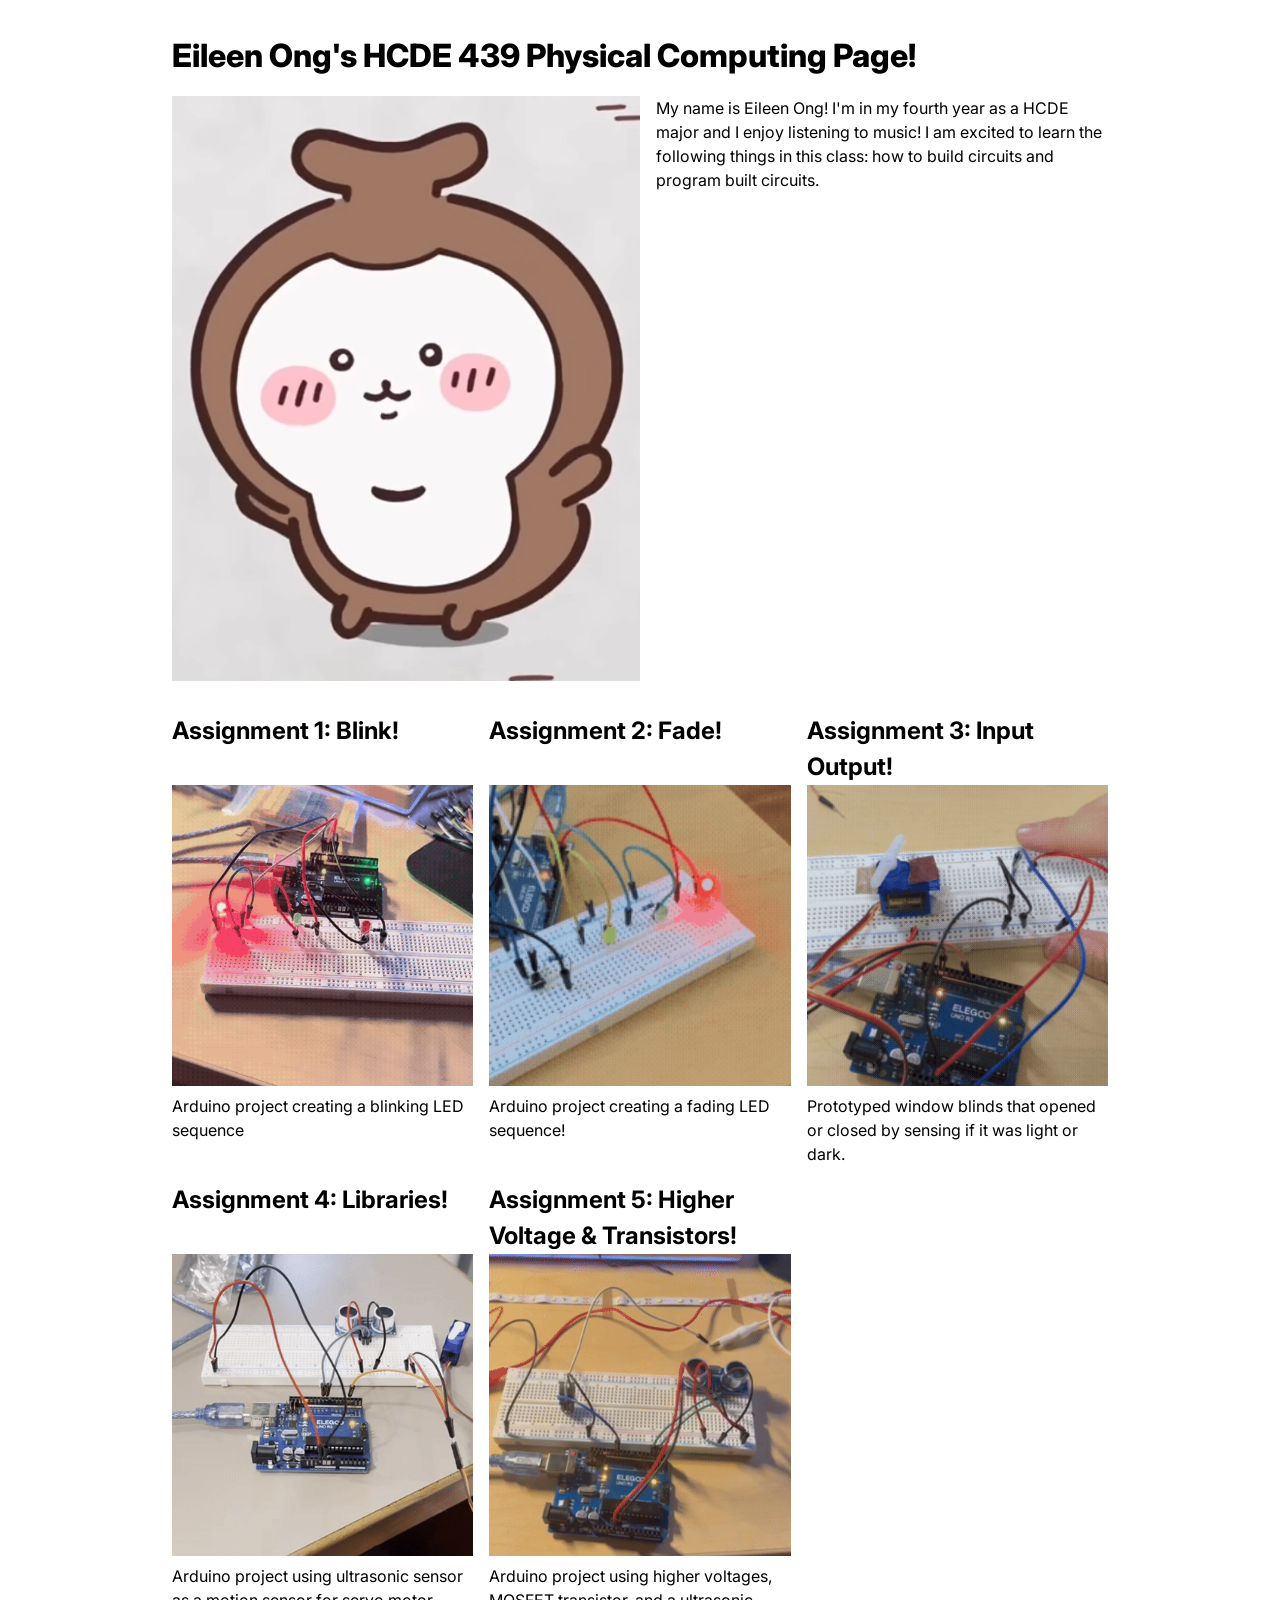
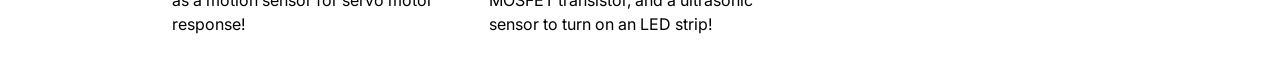
<file: docs/index.html>
<!DOCTYPE html>
<html>
  <head>
    <meta charset="utf-8" />
    <meta name="viewport" content="width=device-width, maximum-scale=1.0" />

    <title>Example Student's HCDE 439 Physical Computing Page!</title>

    <link href="style.css" rel="stylesheet" />
  </head>
  <body>
    <h1>Eileen Ong's HCDE 439 Physical Computing Page!</h1>

    <div class="header">
      <img src="Chiikabu.webp" />
      <p>
        My name is Eileen Ong! I'm in my fourth year as a HCDE major and I enjoy listening to music!
        I am excited to learn the following things in this class: how to
        build circuits and program built circuits.
      </p>
    </div>

    <div class="grid">
      <div class="assignment">
        <a href="A1_Blink/a1_blink.html">
          <h2>Assignment 1: Blink!</h2>
          <img src="A1_Blink/A1_media/GIF_A1_BlinkVID.gif" />
        </a>
        <p>Arduino project creating a blinking LED sequence</p>
      </div>

      <div class="assignment">
        <a href="A2_Fade/a2_fade.html">
          <h2>Assignment 2: Fade!</h2>
          <img src="A2_Fade/A2_media/439_A2_FinalVid.gif" />
        </a>
        <p>Arduino project creating a fading LED sequence!</p>
      </div>

      <div class="assignment">
        <a href="A3_InputOutput/a3_InOut.html">
          <h2>Assignment 3: Input Output!</h2>
          <img src="A3_InputOutput/A3_Media/439_A3_vid.gif" />
        </a>
        <p> Prototyped window blinds that opened or closed by sensing if it was light or dark.</p>
      </div>

      <div class="assignment">
              <a href="A4_Libraries/A4_Libraries.html">
                <h2>Assignment 4: Libraries!</h2>
                <img src="A4_Libraries/A4_Media/439_A4_FinalVid.gif" />
              </a>
              <p>Arduino project using ultrasonic sensor as a motion sensor for servo motor response!</p>
            </div>

      <div class="assignment">
              <a href="A5_HigherV&Transistors/A5_HighV&Transistors.html">
                <h2>Assignment 5: Higher Voltage & Transistors!</h2>
                <img src="A5_HigherV&Transistors/A5_Media/439_A5_FinalVid.gif" />
              </a>
              <p>Arduino project using higher voltages, MOSFET transistor, and a ultrasonic sensor to turn on an LED strip!</p>
            </div>




    </div>
  </body>
</html>
</file>
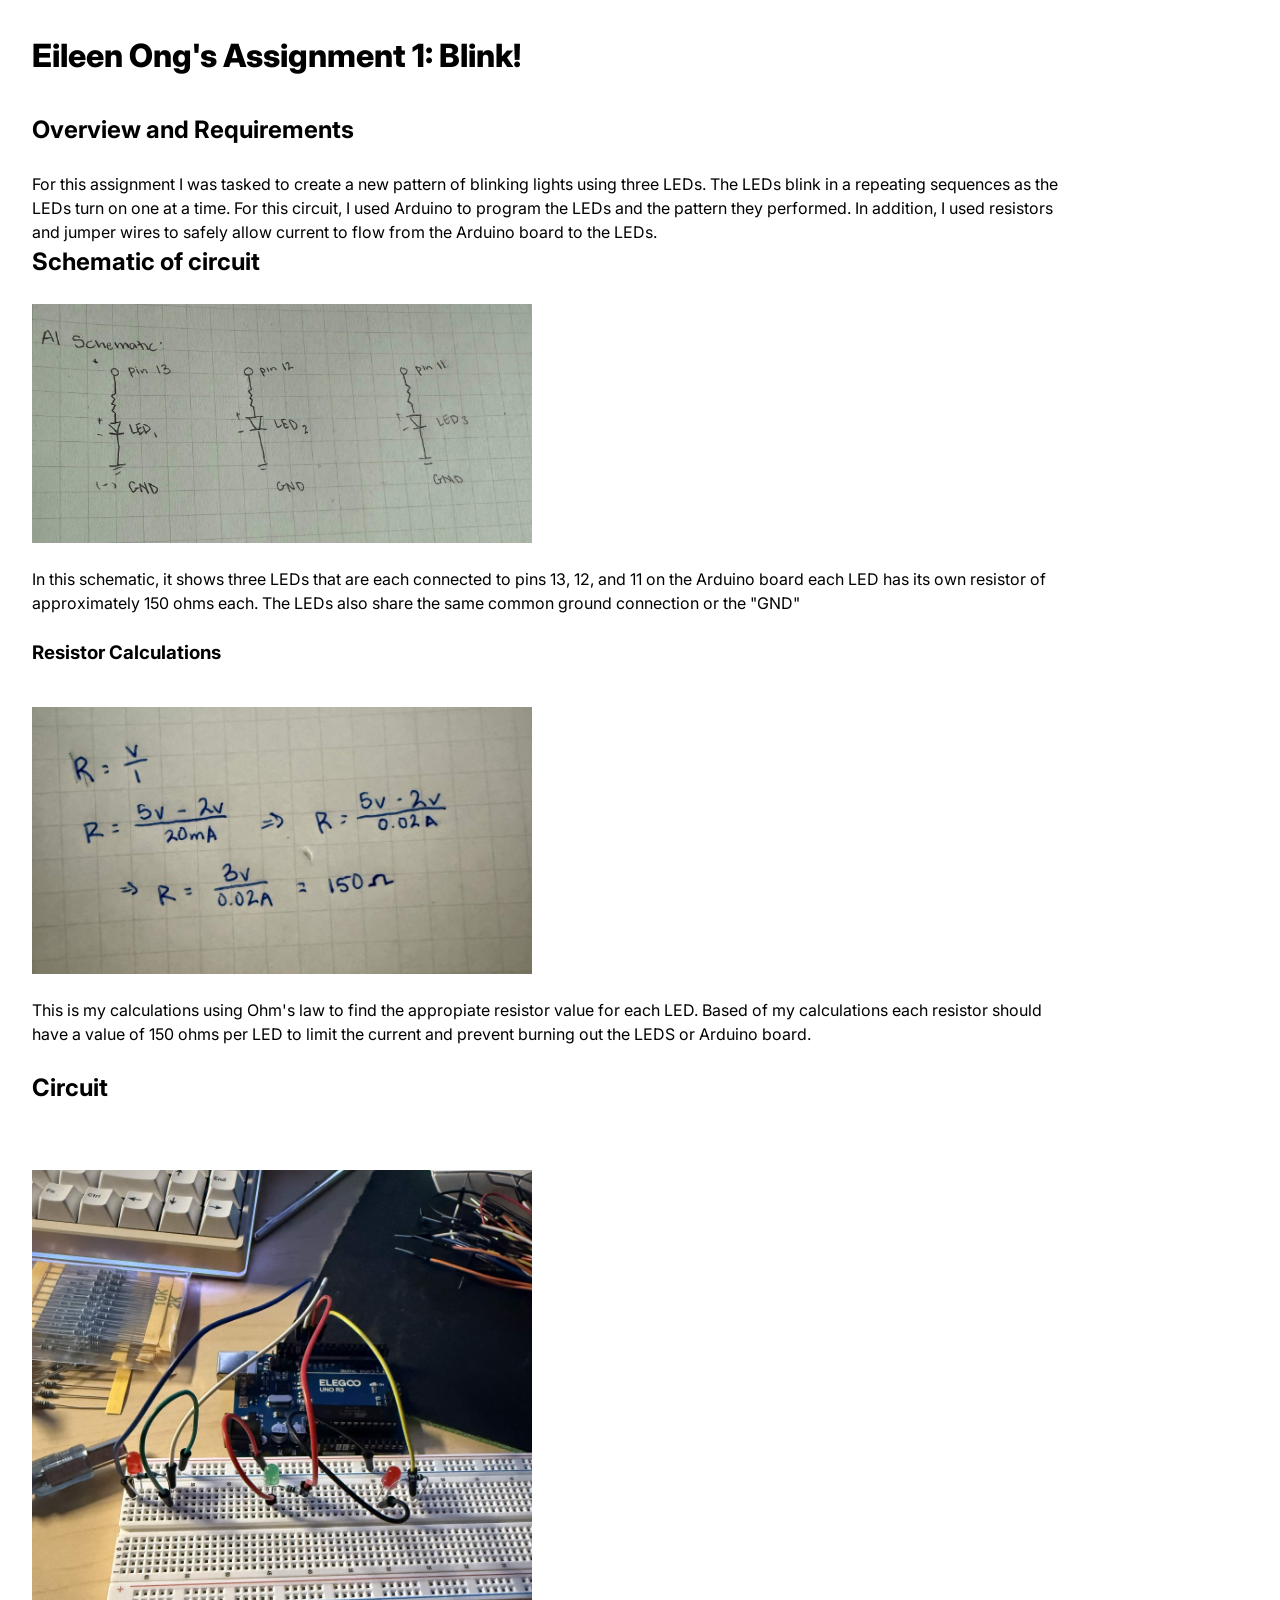
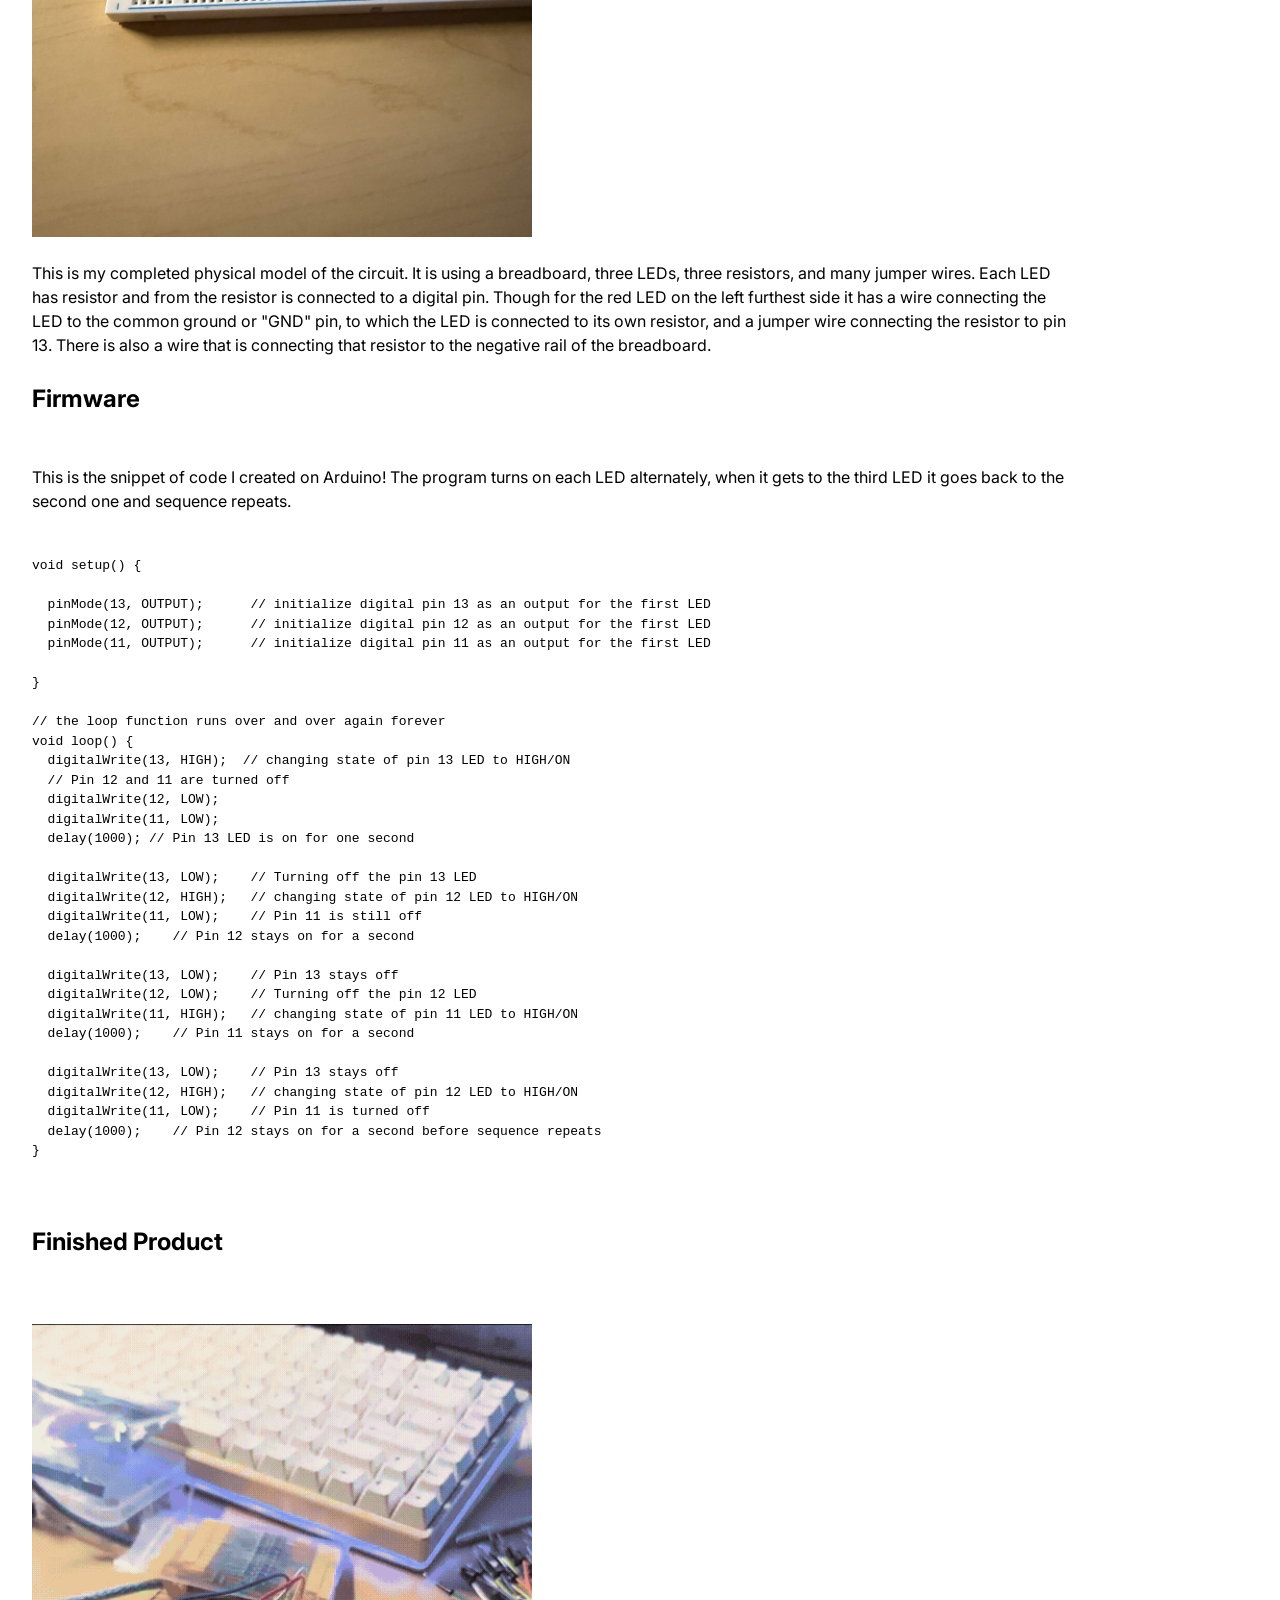
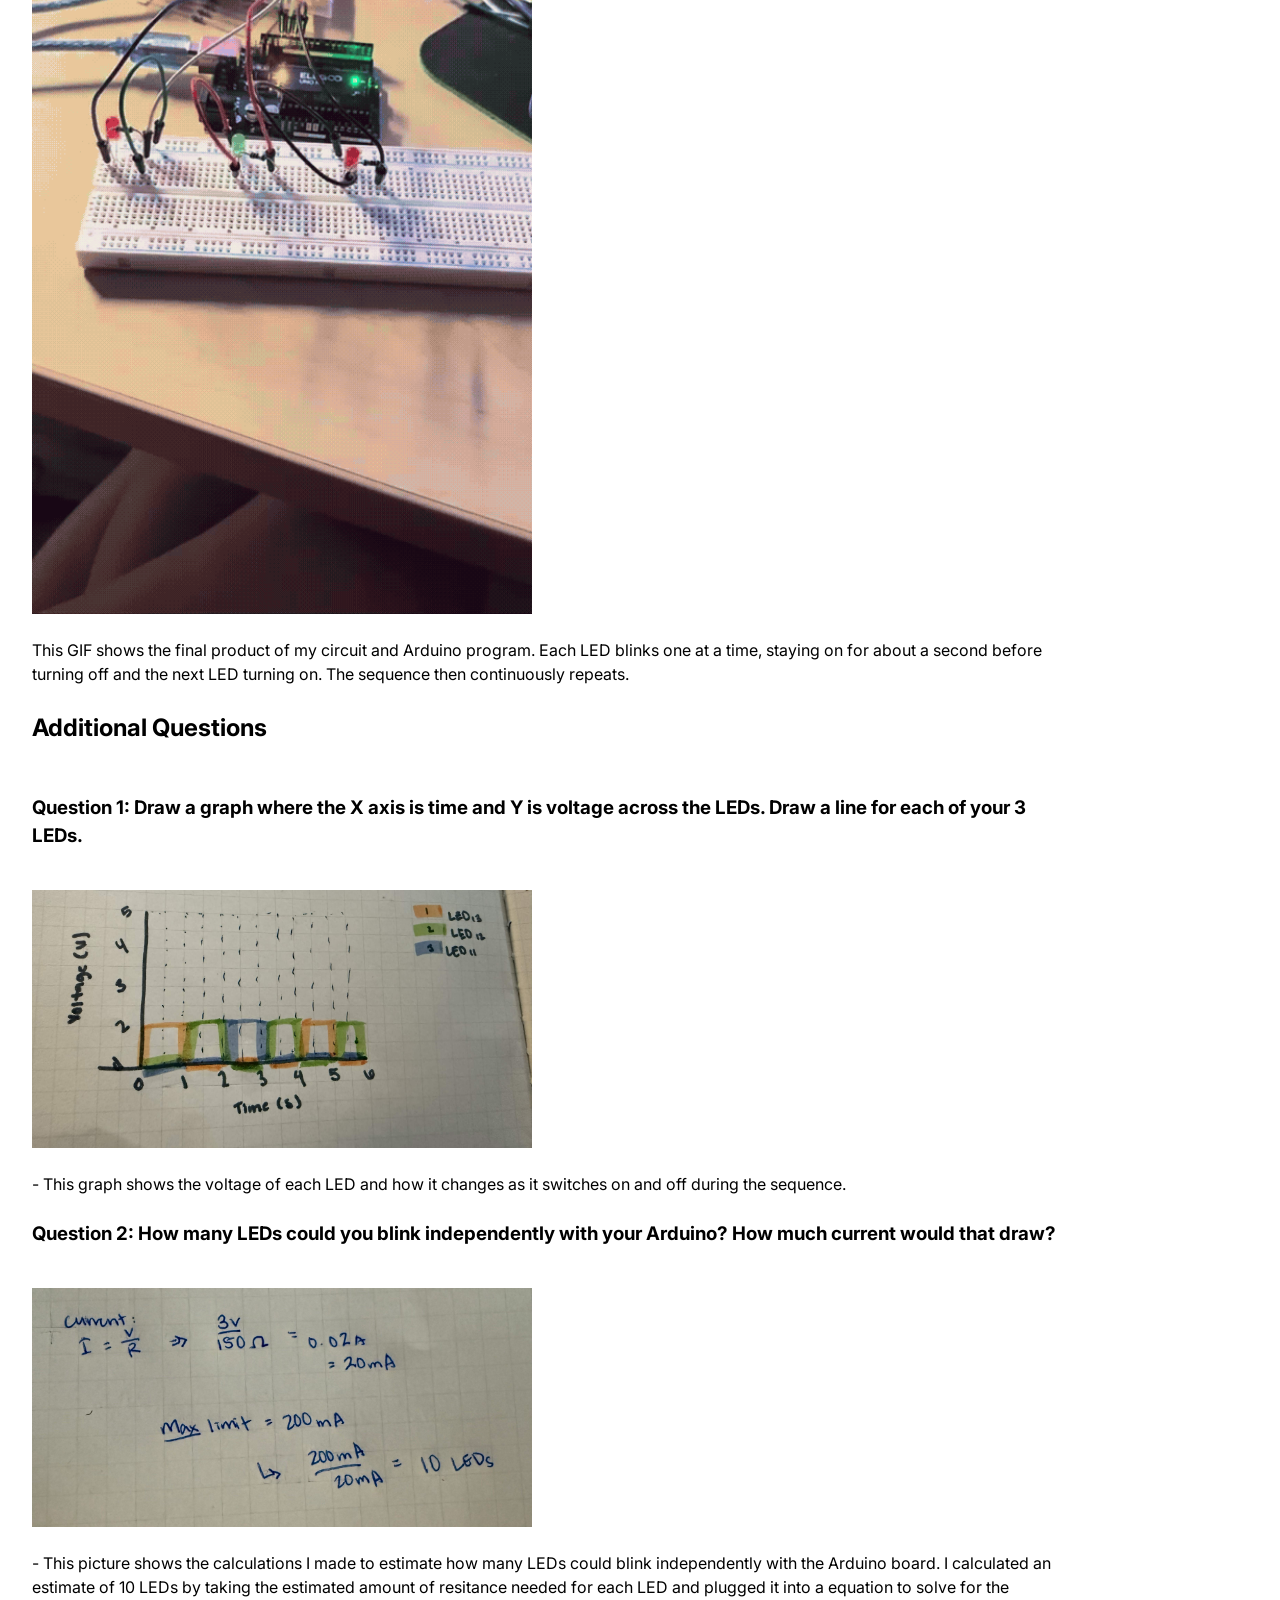
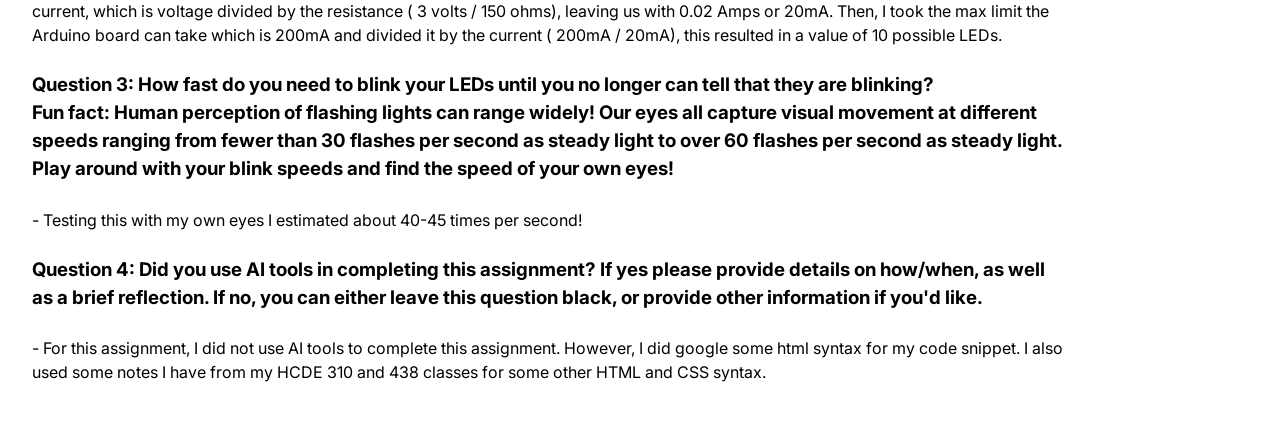
<file: docs/A1_Blink/a1_blink.html>
<!DOCTYPE html>
<html>
  <head>
    <meta charset="utf-8" />
    <meta name="viewport" content="width=device-width, maximum-scale=1.0" />

    <title>Eileen Ong's Student's HCDE 439 Physical Computing Page!</title>

    <link href="A_style.css" rel="stylesheet" type="text/css" />
  </head>
  <body>
    <h1>Eileen Ong's Assignment 1: Blink!</h1>

    <h2>Overview and Requirements</h2>
    <p>For this assignment I was tasked to create a new pattern of blinking lights
        using three LEDs. The LEDs blink in a repeating sequences as the LEDs turn on one at a time.
        For this circuit, I used Arduino to program the LEDs and the pattern they performed. In addition,
        I used resistors and jumper wires to safely allow current to flow from the Arduino board to the LEDs.
    </p>

    <h2>Schematic of circuit</h2>
    <div class="header">
      <img src="./A1_media/A1_Schematic.jpg" />
      <p> In this schematic, it shows three LEDs that are each connected to 
          pins 13, 12, and 11 on the Arduino board each LED has its own resistor 
          of approximately 150 ohms each. The LEDs also share the same common ground connection or the "GND"</p>
    
    
    <h3>Resistor Calculations</h3>
    <div class="header">
      <img src="./A1_media/A1_ResistanceCalc.jpg" />
      <p>This is my calculations using Ohm's law to find the
         appropiate resistor value for each LED. Based of my calculations each resistor
         should have a value of 150 ohms per LED to limit the current and prevent burning out the LEDS or Arduino board.
      </p>
    
    
    
    <h2>Circuit</h2>  
    <div class="header">
      <img src="./A1_media/A1_Circuit.jpg" />
      <p>This is my completed physical model of the circuit. It is using a breadboard,
         three LEDs, three resistors, and many jumper wires. Each LED has resistor and from the resistor is connected to a digital pin.
         Though for the red LED on the left furthest side it has a wire connecting the LED to the common ground or "GND" pin,
         to which the LED is connected to its own resistor, and a jumper wire connecting the resistor to pin 13. There is also a wire that
         is connecting that resistor to the negative rail of the breadboard.</p>
    


    <h2>Firmware</h2>
    <p>This is the snippet of code I created on Arduino! The program
       turns on each LED alternately, when it gets to the third LED it goes back to the second one and
       sequence repeats.
    </p>
    <pre><code>
void setup() {

  pinMode(13, OUTPUT);      // initialize digital pin 13 as an output for the first LED
  pinMode(12, OUTPUT);      // initialize digital pin 12 as an output for the first LED
  pinMode(11, OUTPUT);      // initialize digital pin 11 as an output for the first LED

}

// the loop function runs over and over again forever
void loop() {
  digitalWrite(13, HIGH);  // changing state of pin 13 LED to HIGH/ON 
  // Pin 12 and 11 are turned off
  digitalWrite(12, LOW);
  digitalWrite(11, LOW);  
  delay(1000); // Pin 13 LED is on for one second 
  
  digitalWrite(13, LOW);    // Turning off the pin 13 LED
  digitalWrite(12, HIGH);   // changing state of pin 12 LED to HIGH/ON 
  digitalWrite(11, LOW);    // Pin 11 is still off
  delay(1000);    // Pin 12 stays on for a second

  digitalWrite(13, LOW);    // Pin 13 stays off
  digitalWrite(12, LOW);    // Turning off the pin 12 LED
  digitalWrite(11, HIGH);   // changing state of pin 11 LED to HIGH/ON 
  delay(1000);    // Pin 11 stays on for a second

  digitalWrite(13, LOW);    // Pin 13 stays off
  digitalWrite(12, HIGH);   // changing state of pin 12 LED to HIGH/ON 
  digitalWrite(11, LOW);    // Pin 11 is turned off
  delay(1000);    // Pin 12 stays on for a second before sequence repeats
}

    </code></pre>

 
    

    <h2>Finished Product</h2>  
    <div class="header">
      <img src="./A1_media/GIF_A1_BlinkVID.gif" />
      <p>This GIF shows the final product of my circuit and Arduino program.
        Each LED blinks one at a time, staying on for about a second before turning off
        and the next LED turning on. The sequence then continuously repeats. 
      </p>




    <h2>Additional Questions</h2>

    
    <h3>Question 1: Draw a graph where the X axis is time and Y is voltage across the LEDs.
       Draw a line for each of your 3 LEDs. </h3>
    <div class="header">
      <img src="./A1_media/A1_VoltGraph.jpg" />
      <p> - This graph shows the voltage of each LED and how it changes as it switches on and off during the sequence.</p>
    


    <h3>Question 2: How many LEDs could you blink independently with your Arduino?
       How much current would that draw? </h3>
       <div class="header">
      <img src="./A1_media/A1_PosLEDCalc.jpg"/>
      <p> - This picture shows the calculations I made to estimate how many LEDs could blink independently with the Arduino board.
        I calculated an estimate of 10 LEDs by taking the estimated amount of resitance needed for each LED and plugged it into
        a equation to solve for the current, which is voltage divided by the resistance ( 3 volts / 150 ohms), leaving us with 0.02 Amps or 20mA.
        Then, I took the max limit the Arduino board can take which is 200mA and divided it by the current ( 200mA / 20mA), this resulted in a value of 10 possible LEDs.
      </p>



    <h3>Question 3: How fast do you need to blink your LEDs until you no longer can
       tell that they are blinking? <br> Fun fact: Human perception of flashing lights can 
       range widely! Our eyes all capture visual movement at different speeds ranging 
       from fewer than 30 flashes per second as steady light to over 60 flashes per second 
       as steady light. Play around with your blink speeds and find the speed of your own eyes! </h3>

       <p> - Testing this with my own eyes I estimated about 40-45 times per second!</p>


       
    <h3>Question 4: Did you use AI tools in completing this assignment? If yes please
       provide details on how/when, as well as a brief reflection. If no, you can either
       leave this question black, or provide other information if you'd like. </h3>

       <p> - For this assignment, I did not use AI tools to complete this assignment. However, I did google some html syntax for my code snippet.
        I also used some notes I have from my HCDE 310 and 438 classes for some other HTML and CSS syntax.
       </p>

    </div>
  </body>
</html>
</file>
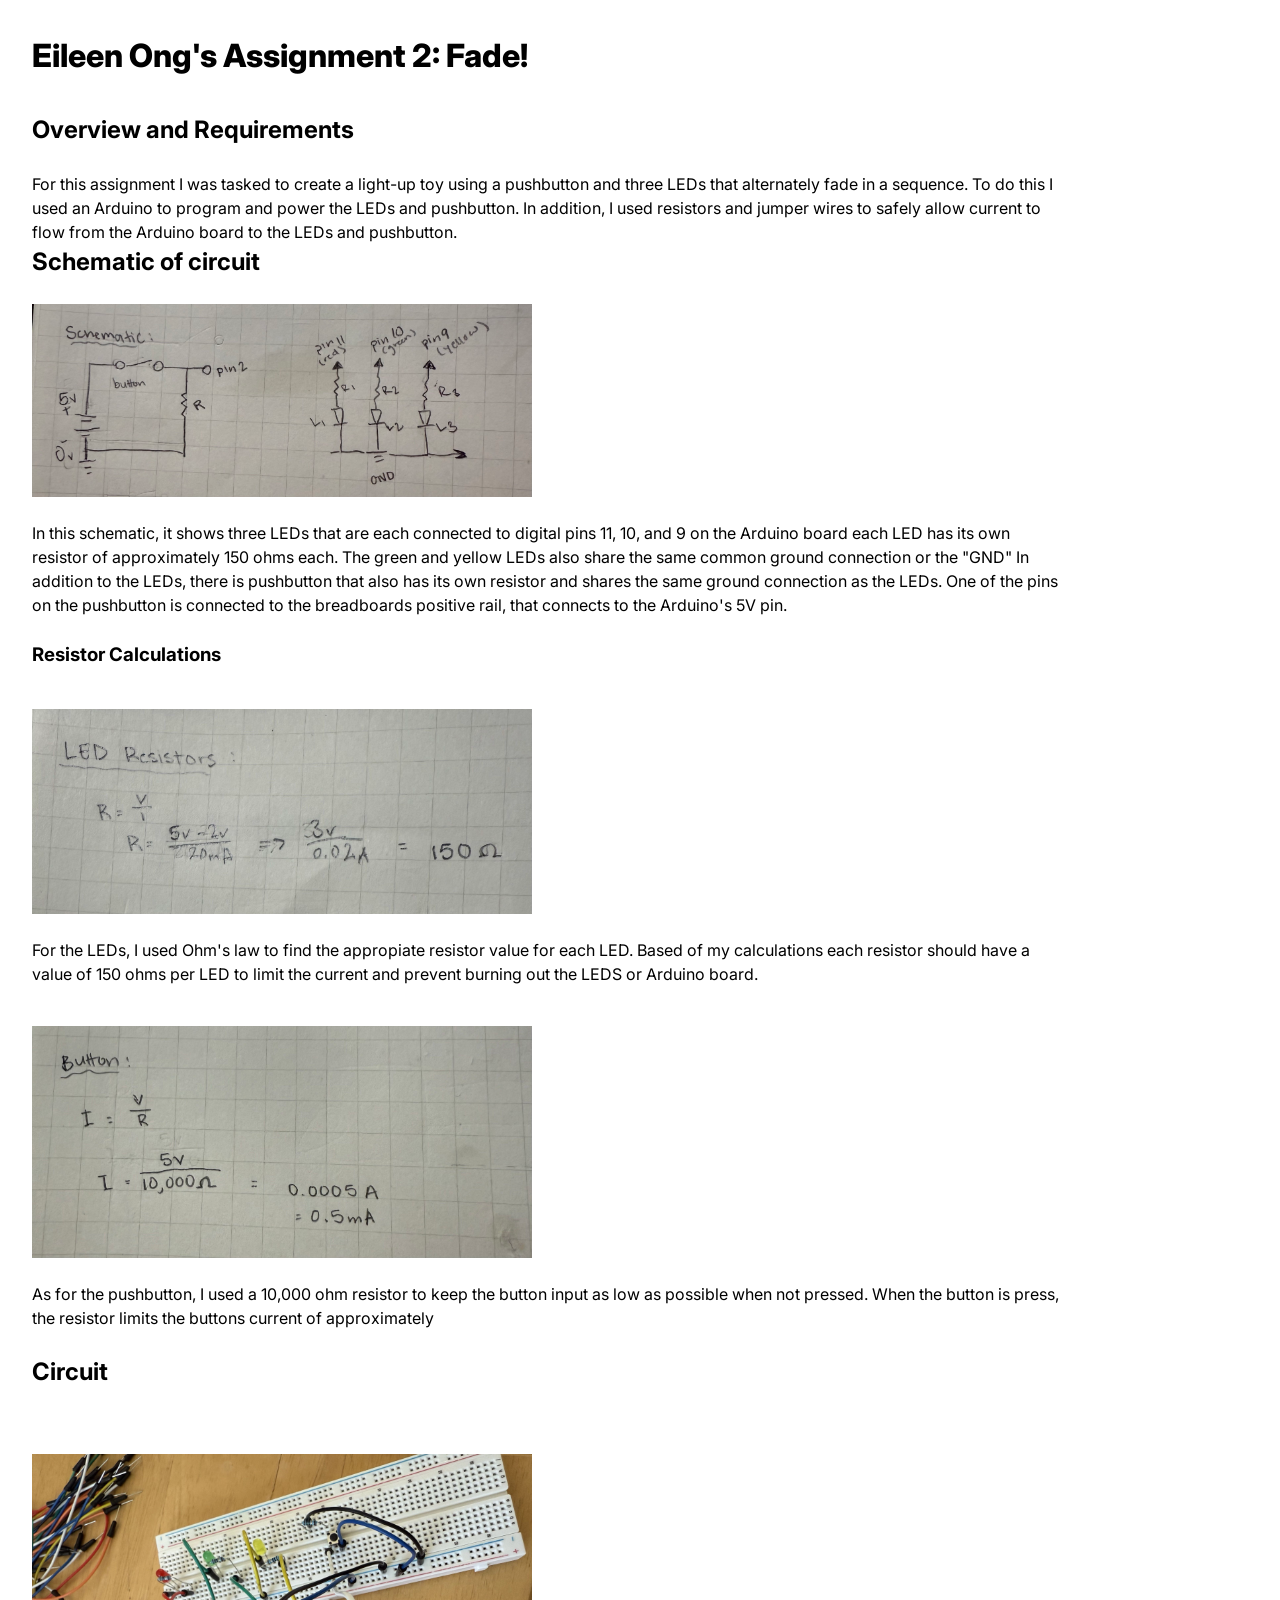
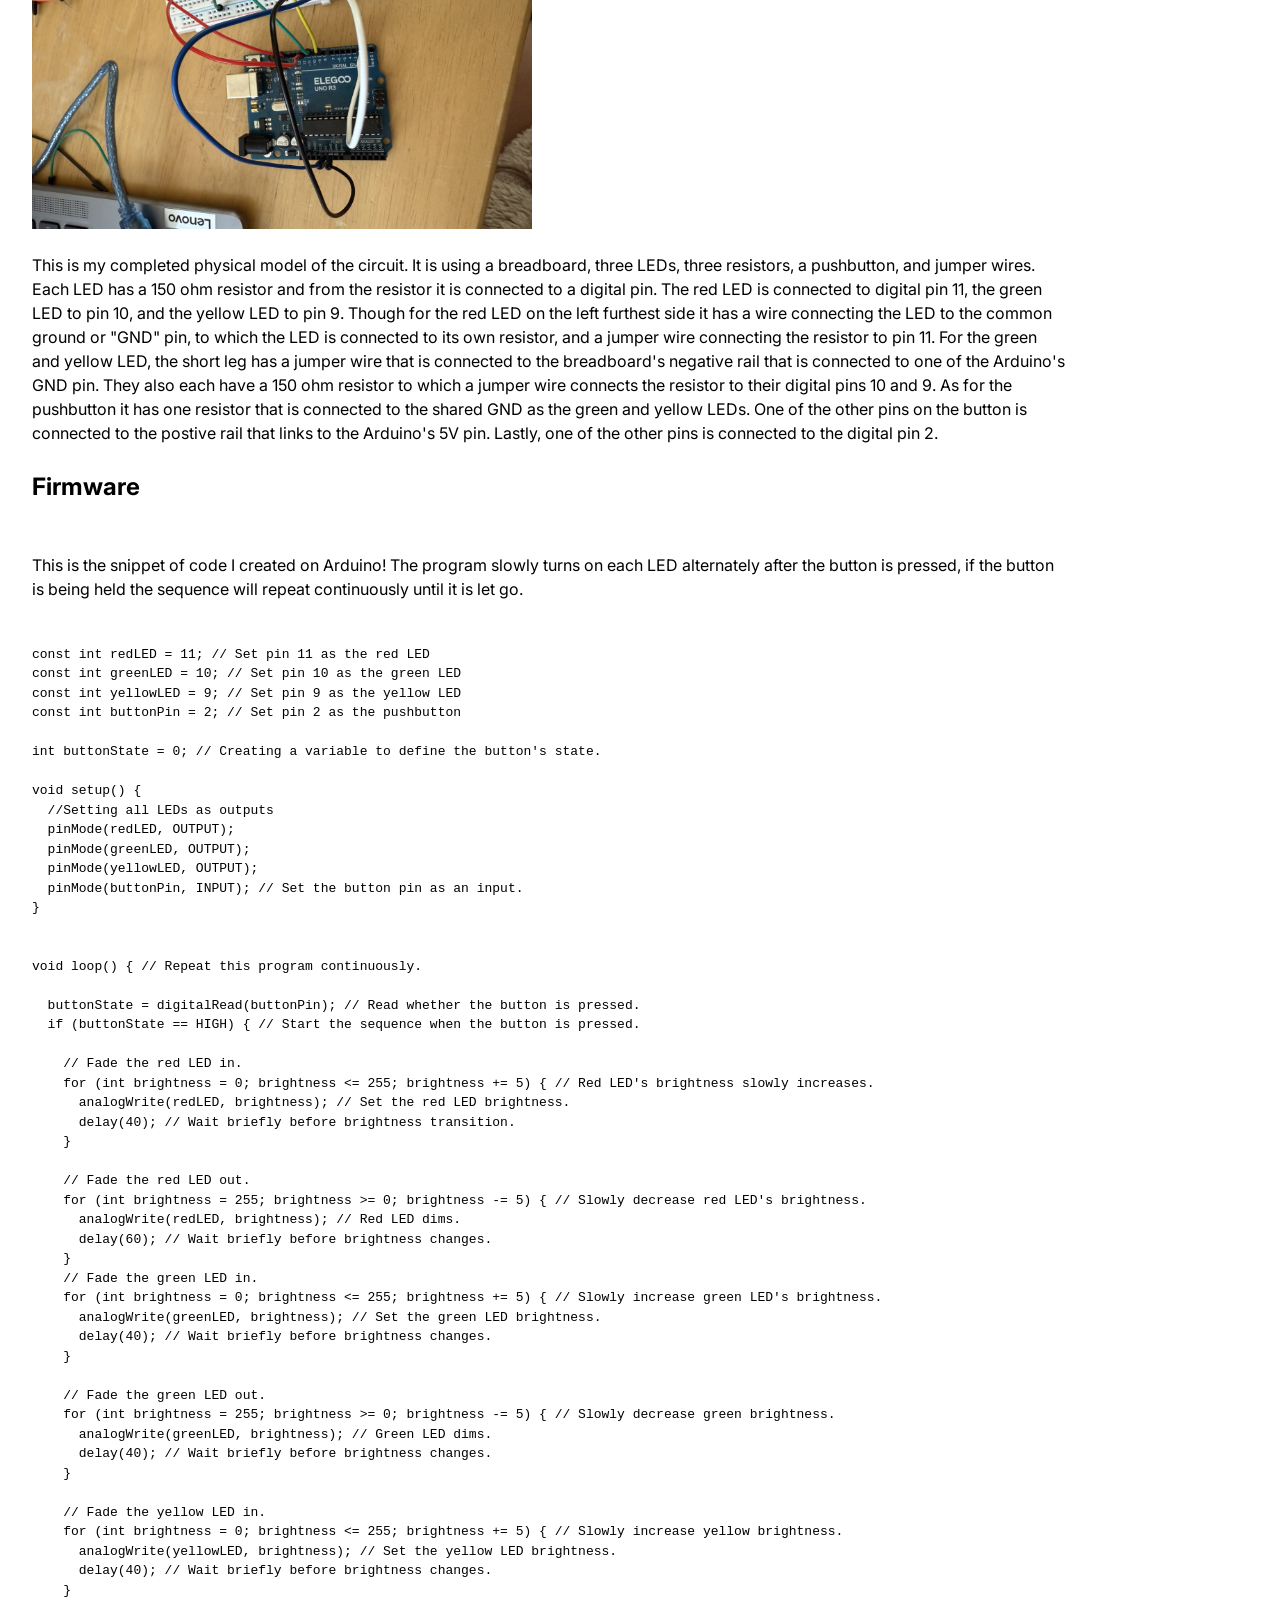
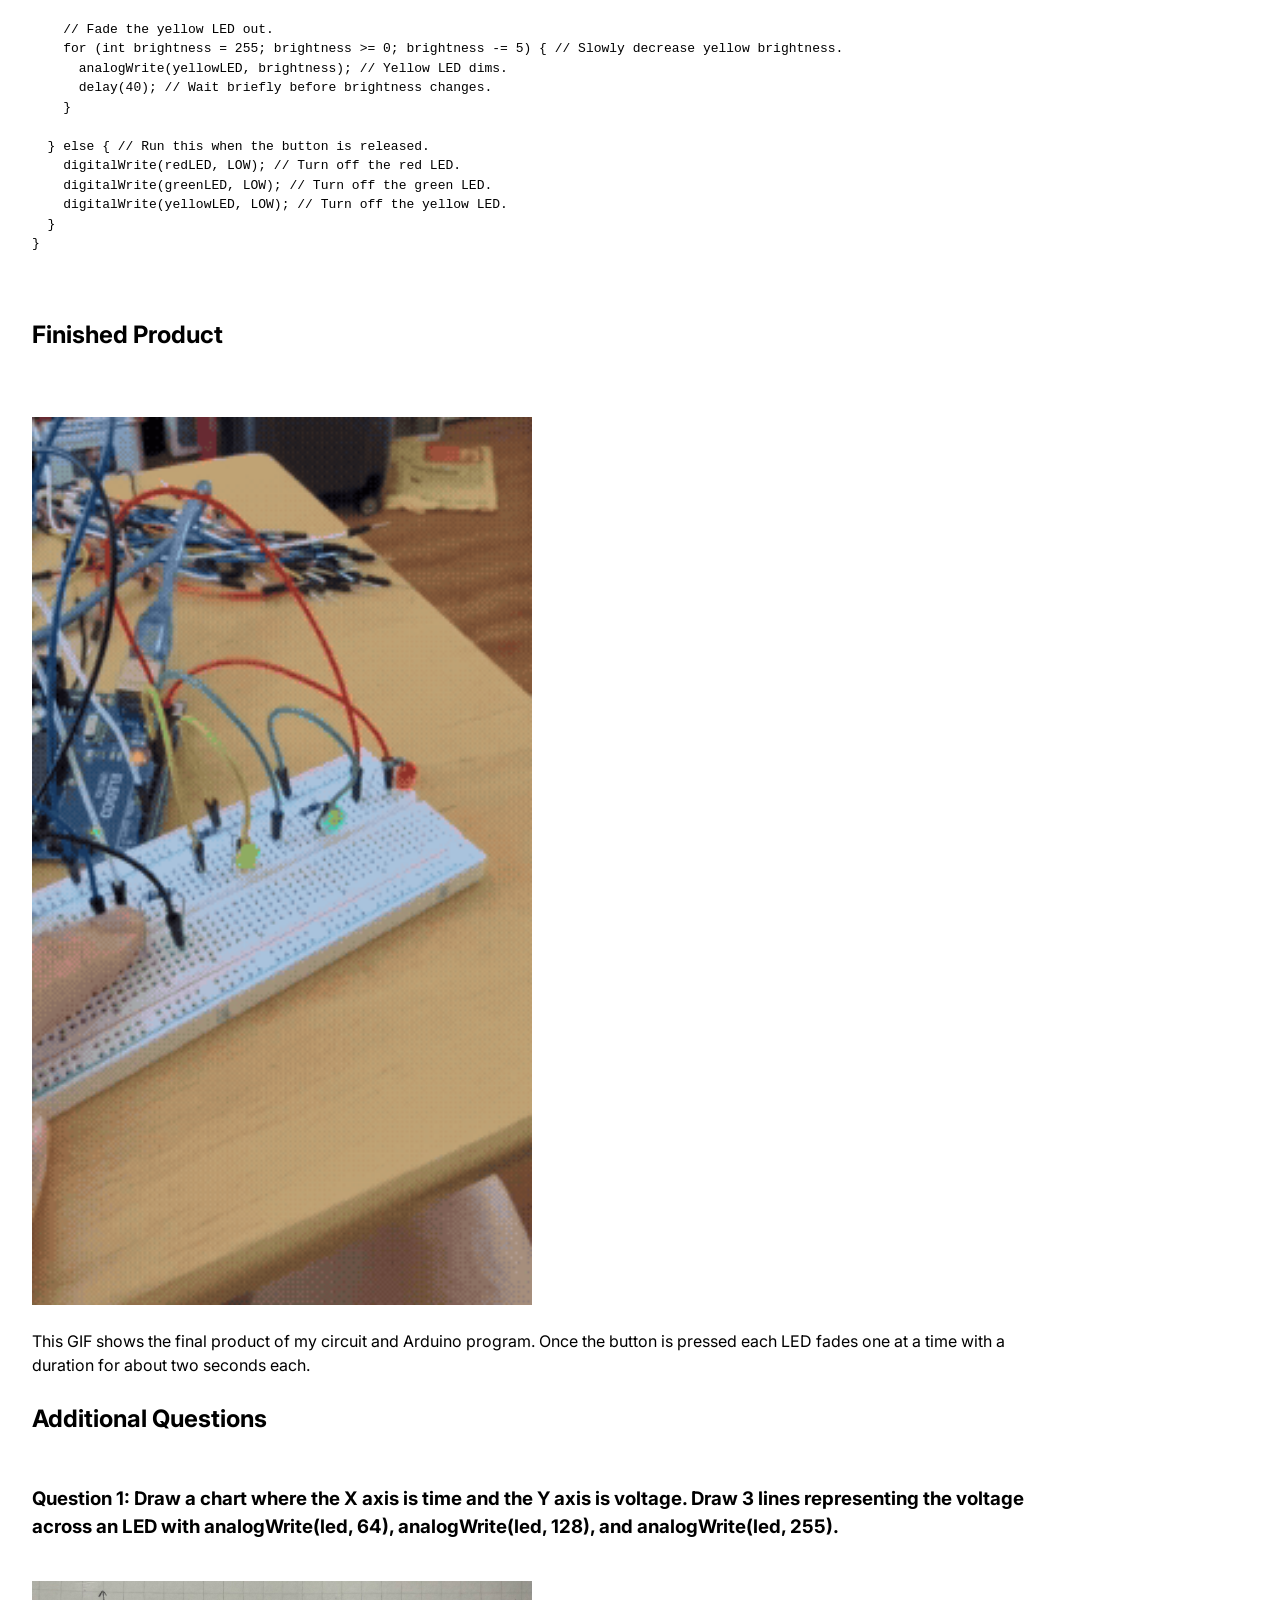
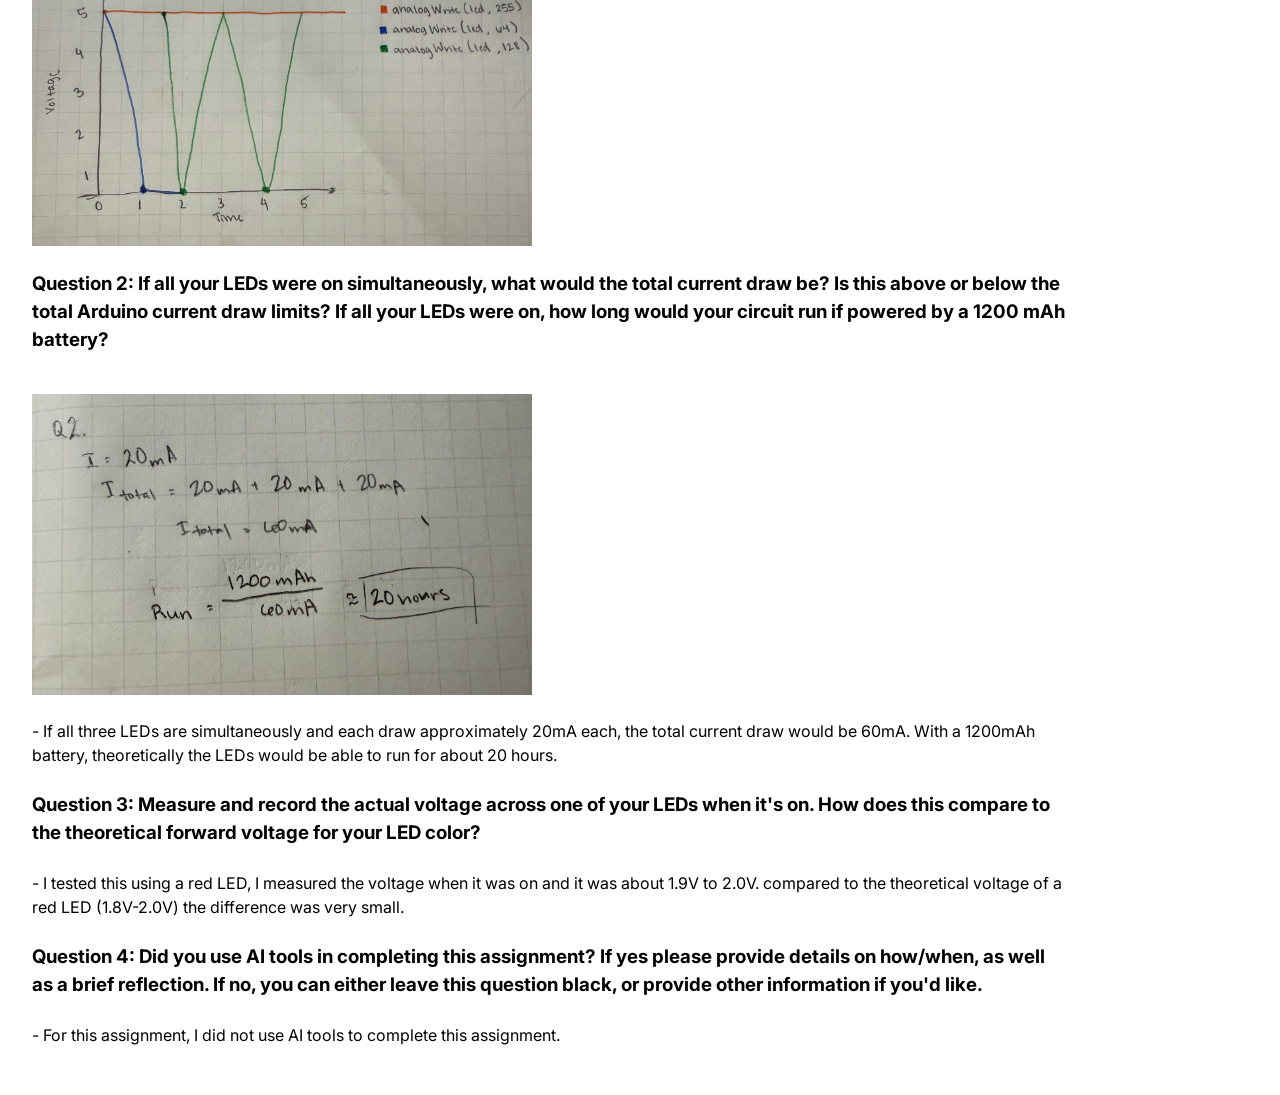
<file: docs/A2_Fade/a2_fade.html>
<!DOCTYPE html>
<html>
  <head>
    <meta charset="utf-8" />
    <meta name="viewport" content="width=device-width, maximum-scale=1.0" />

    <title>Eileen Ong's Student's HCDE 439 Physical Computing Page!</title>

    <link href="A_style.css" rel="stylesheet" type="text/css" />
  </head>
  <body>
    <h1>Eileen Ong's Assignment 2: Fade!</h1>

    <h2>Overview and Requirements</h2>

    <p>For this assignment I was tasked to create a light-up toy using a pushbutton and three LEDs that alternately fade in a sequence.
       To do this I used an Arduino to program and power the LEDs and pushbutton. In addition, I used resistors and jumper wires to
       safely allow current to flow from the Arduino board to the LEDs and pushbutton.
    </p>

    <h2>Schematic of circuit</h2>
    <div class="header">
      <img src="./A2_media/439_A2_Schematic.jpg" />

      <p> In this schematic, it shows three LEDs that are each connected to 
          digital pins 11, 10, and 9 on the Arduino board each LED has its own resistor 
          of approximately 150 ohms each. The green and yellow LEDs also share the same common ground connection or the "GND"
          In addition to the LEDs, there is pushbutton that also has its own resistor and shares the same ground
          connection as the LEDs. One of the pins on the pushbutton is connected to the breadboards positive rail, that connects
          to the Arduino's 5V pin.
        </p>
    
    
    <h3>Resistor Calculations</h3>

    <div class="header">
      <img src="./A2_media/439_A2_ResistorCalc.jpg" />

      <p> For the LEDs, I used Ohm's law to find the appropiate resistor value for each LED. Based of my calculations each resistor
         should have a value of 150 ohms per LED to limit the current and prevent burning out the LEDS or Arduino board.
      </p>

    <div class="header">
      <img src="./A2_media/439_A2_ButtonCurrent.jpg" />

      <p> As for the pushbutton, I used a 10,000 ohm resistor to keep the button input as low as possible when not pressed.
          When the button is press, the resistor limits the buttons current of approximately
      </p>

    
    
    
    <h2>Circuit</h2>  

    <div class="header">
      <img src="./A2_media/439_A2_Circuit.jpg" />
      
      <p>This is my completed physical model of the circuit. It is using a breadboard,
         three LEDs, three resistors, a pushbutton, and jumper wires. Each LED has a 150 ohm resistor and from the resistor it is connected to a digital pin.
         The red LED is connected to digital pin 11, the green LED to pin 10, and the yellow LED to pin 9.
         Though for the red LED on the left furthest side it has a wire connecting the LED to the common ground or "GND" pin,
         to which the LED is connected to its own resistor, and a jumper wire connecting the resistor to pin 11. For the green and yellow LED,
         the short leg has a jumper wire that is connected to the breadboard's negative rail that is connected to one of the Arduino's GND pin. They also
         each have a 150 ohm resistor to which a jumper wire connects the resistor to their digital pins 10 and 9.
         As for the pushbutton it has one resistor that is connected to the shared GND as the green and yellow LEDs. One of the other pins on the button is connected to the
         postive rail that links to the Arduino's 5V pin. Lastly, one of the other pins is connected to the digital pin 2.</p>
    


    <h2>Firmware</h2>

    <p>This is the snippet of code I created on Arduino! The program
       slowly turns on each LED alternately after the button is pressed, if the button is being held the 
       sequence will repeat continuously until it is let go.
    </p>

    <pre><code>
const int redLED = 11; // Set pin 11 as the red LED
const int greenLED = 10; // Set pin 10 as the green LED 
const int yellowLED = 9; // Set pin 9 as the yellow LED 
const int buttonPin = 2; // Set pin 2 as the pushbutton 

int buttonState = 0; // Creating a variable to define the button's state.

void setup() { 
  //Setting all LEDs as outputs
  pinMode(redLED, OUTPUT); 
  pinMode(greenLED, OUTPUT); 
  pinMode(yellowLED, OUTPUT); 
  pinMode(buttonPin, INPUT); // Set the button pin as an input.
}


void loop() { // Repeat this program continuously.

  buttonState = digitalRead(buttonPin); // Read whether the button is pressed.
  if (buttonState == HIGH) { // Start the sequence when the button is pressed.

    // Fade the red LED in.
    for (int brightness = 0; brightness <= 255; brightness += 5) { // Red LED's brightness slowly increases.
      analogWrite(redLED, brightness); // Set the red LED brightness.
      delay(40); // Wait briefly before brightness transition.
    }

    // Fade the red LED out.
    for (int brightness = 255; brightness >= 0; brightness -= 5) { // Slowly decrease red LED's brightness.
      analogWrite(redLED, brightness); // Red LED dims.
      delay(60); // Wait briefly before brightness changes.
    }
    // Fade the green LED in.
    for (int brightness = 0; brightness <= 255; brightness += 5) { // Slowly increase green LED's brightness.
      analogWrite(greenLED, brightness); // Set the green LED brightness.
      delay(40); // Wait briefly before brightness changes.
    }

    // Fade the green LED out.
    for (int brightness = 255; brightness >= 0; brightness -= 5) { // Slowly decrease green brightness.
      analogWrite(greenLED, brightness); // Green LED dims.
      delay(40); // Wait briefly before brightness changes.
    }

    // Fade the yellow LED in.
    for (int brightness = 0; brightness <= 255; brightness += 5) { // Slowly increase yellow brightness.
      analogWrite(yellowLED, brightness); // Set the yellow LED brightness.
      delay(40); // Wait briefly before brightness changes.
    }

    // Fade the yellow LED out.
    for (int brightness = 255; brightness >= 0; brightness -= 5) { // Slowly decrease yellow brightness.
      analogWrite(yellowLED, brightness); // Yellow LED dims.
      delay(40); // Wait briefly before brightness changes.
    }

  } else { // Run this when the button is released.
    digitalWrite(redLED, LOW); // Turn off the red LED.
    digitalWrite(greenLED, LOW); // Turn off the green LED.
    digitalWrite(yellowLED, LOW); // Turn off the yellow LED.
  }
}

    </code></pre>

 
    

    <h2>Finished Product</h2>  
    <div class="header">
      <img src="./A2_media/439_A2_FinalVid.gif" />
      <p>This GIF shows the final product of my circuit and Arduino program.
         Once the button is pressed each LED fades one at a time with a duration for about two seconds each. 



    <h2>Additional Questions</h2>

    
    <h3>Question 1: Draw a chart where the X axis is time and the Y axis is voltage. 
        Draw 3 lines representing the voltage across an LED with analogWrite(led, 64), analogWrite(led, 128), and analogWrite(led, 255). </h3>

    <div class="header">
      <img src="./A2_media/439_A2_AddQ1.jpg" />
  

    <h3>Question 2: If all your LEDs were on simultaneously, what would the total current draw be? Is this above or below the total Arduino current draw limits? 
        If all your LEDs were on, how long would your circuit run if powered by a 1200 mAh battery? </h3>

      <div class="header">
        <img src="./A2_media/439_A2_AddQ2.jpg"/>

      <p> - If all three LEDs are simultaneously and each draw approximately 20mA each, the total current draw would be 60mA.
            With a 1200mAh battery, theoretically the LEDs would be able to run for about 20 hours.
      </p>


    <h3>Question 3: Measure and record the actual voltage across one of your LEDs when it's on. 
         How does this compare to the theoretical forward voltage for your LED color?</h3>

       <p> - I tested this using a red LED, I measured the voltage when it was on and it was about 1.9V to 2.0V.
            compared to the theoretical voltage of a red LED (1.8V-2.0V) the difference was very small.
       </p>


       
    <h3>Question 4: Did you use AI tools in completing this assignment? If yes please
       provide details on how/when, as well as a brief reflection. If no, you can either
       leave this question black, or provide other information if you'd like. </h3>

       <p> - For this assignment, I did not use AI tools to complete this assignment. 
       </p>

    </div>
  </body>
</html>
</file>
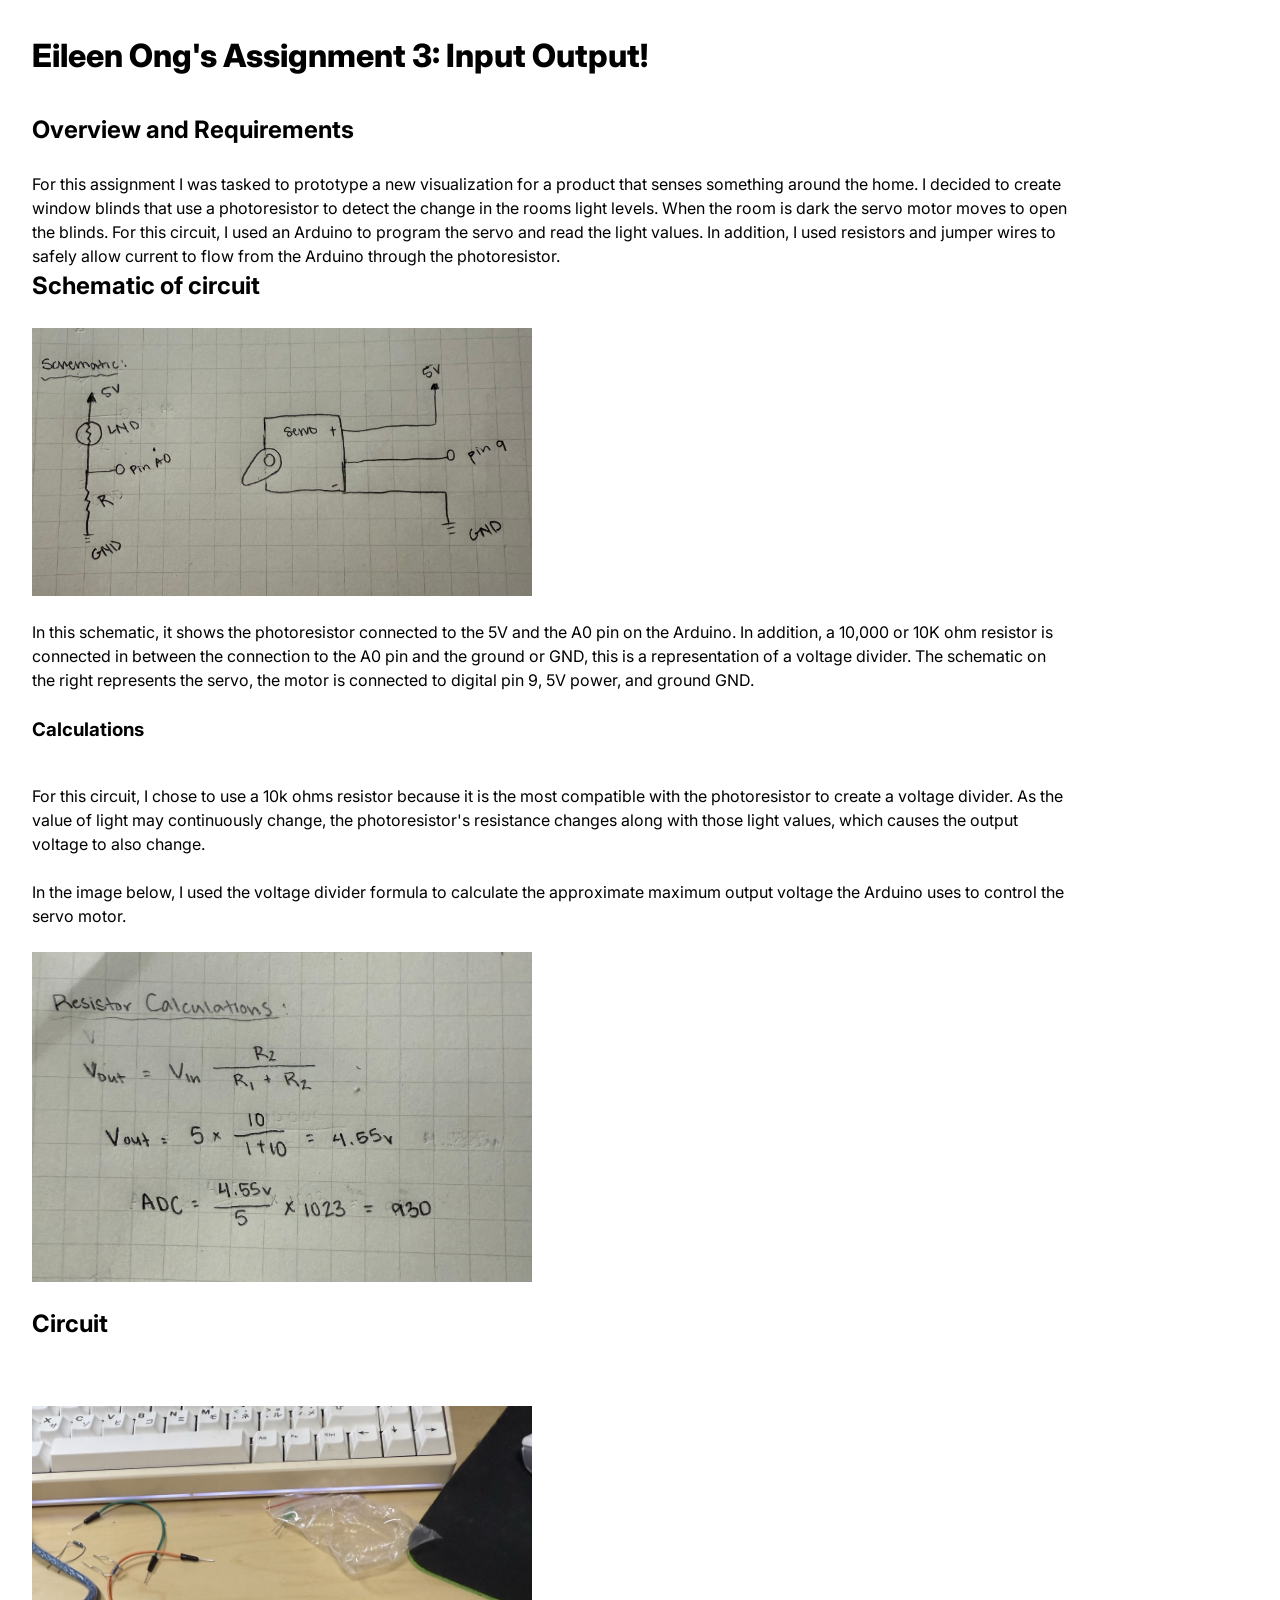
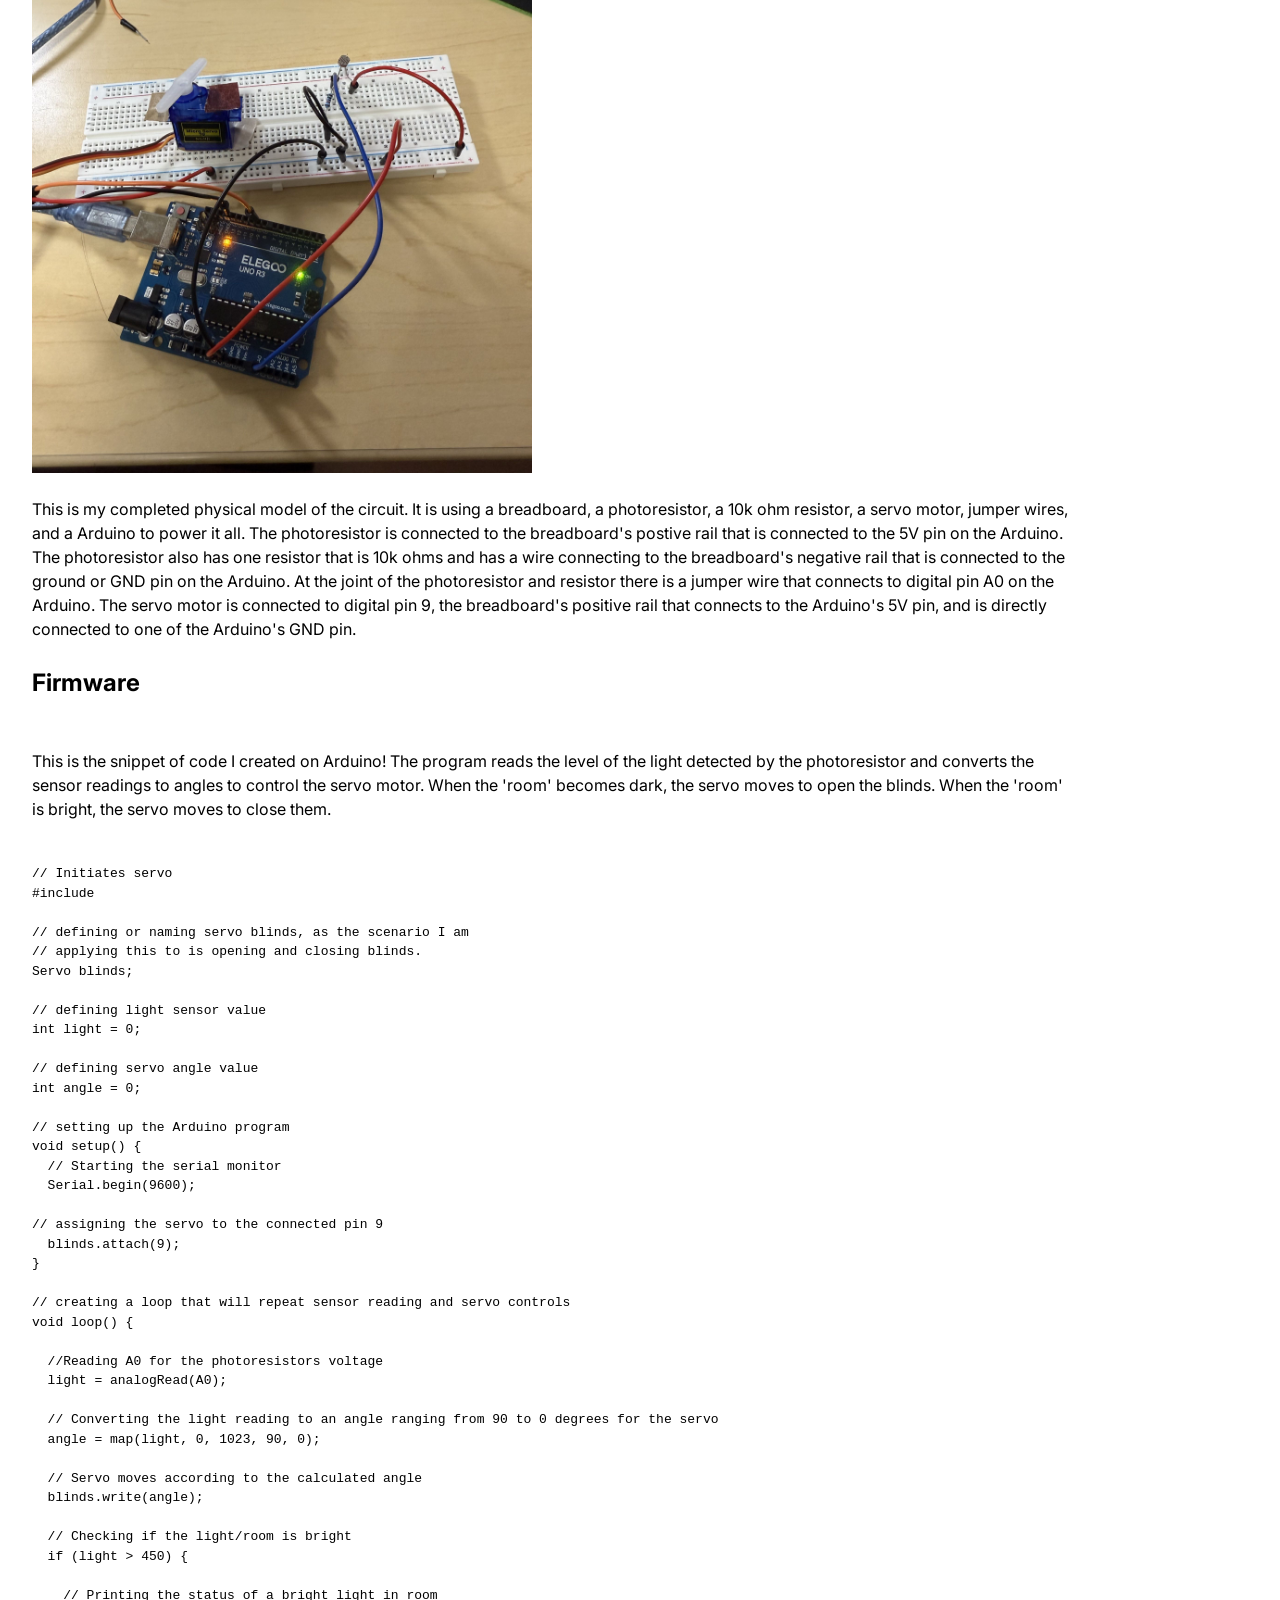
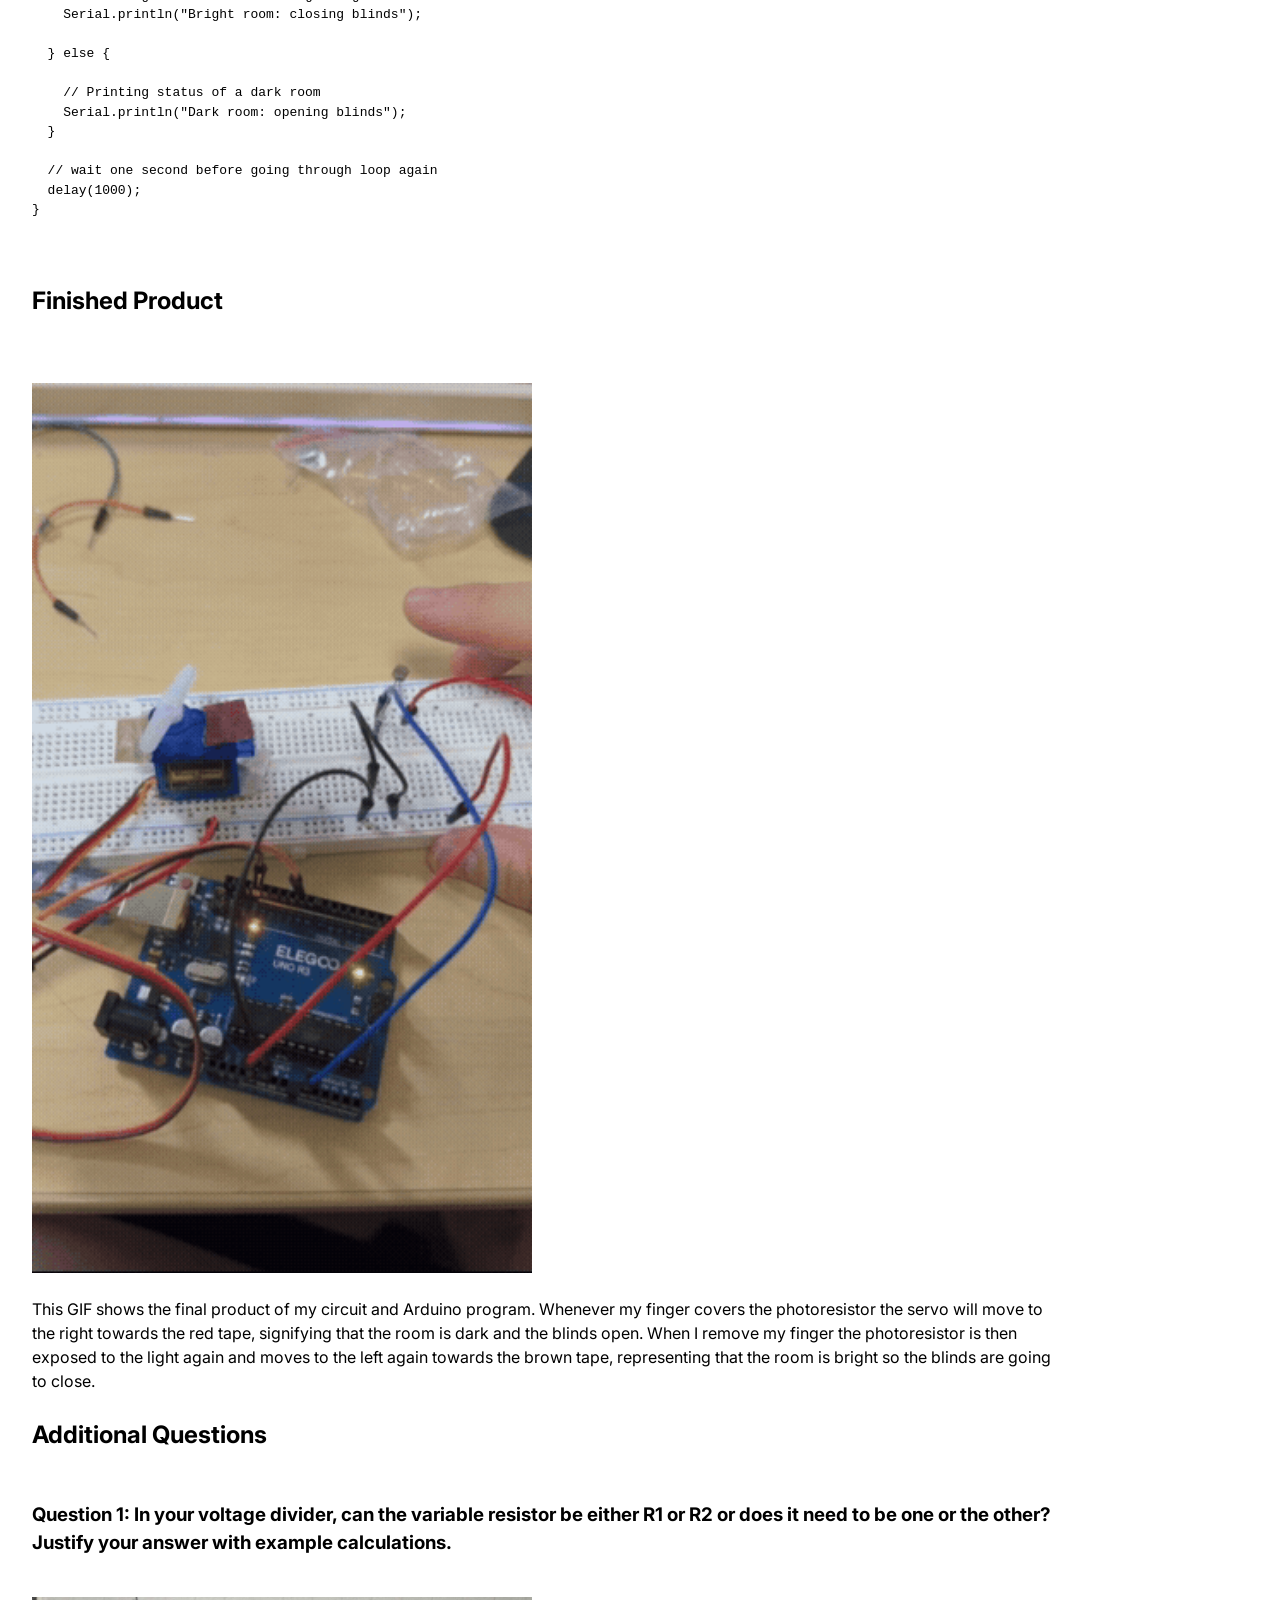
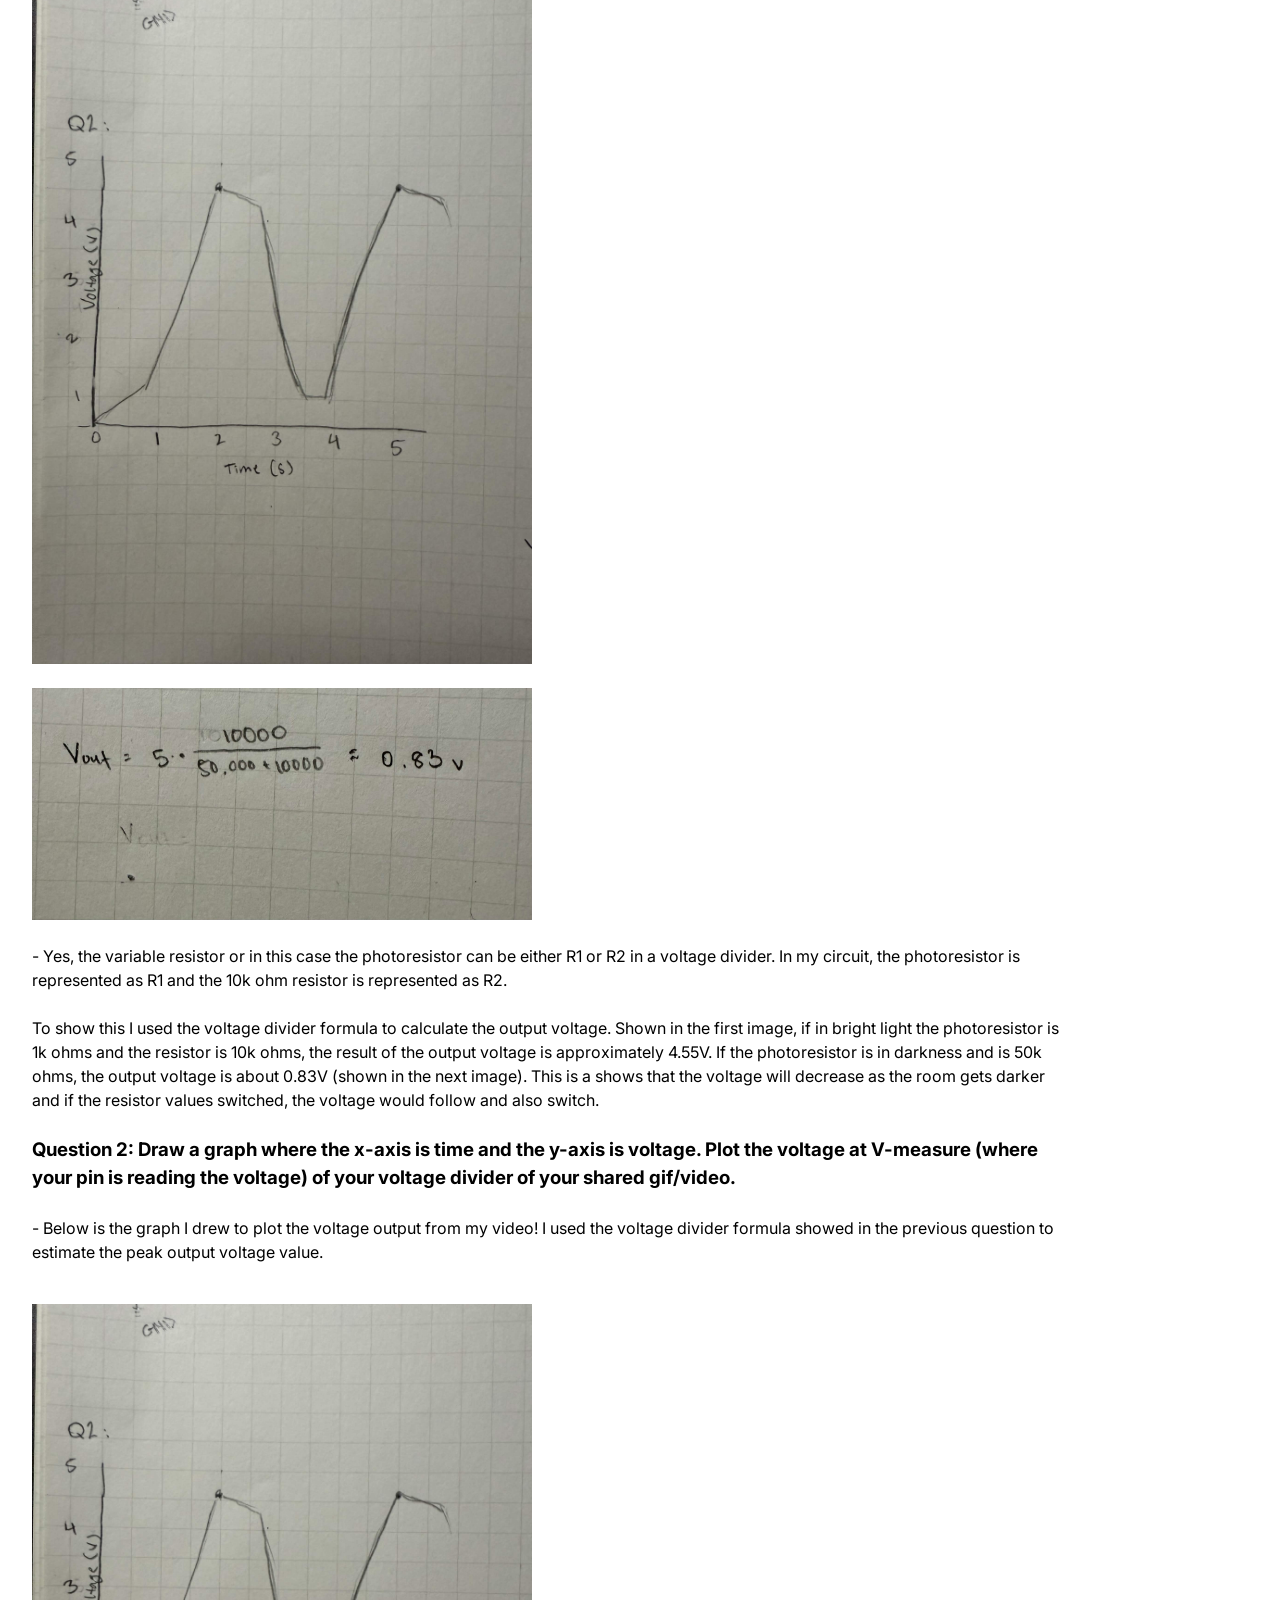
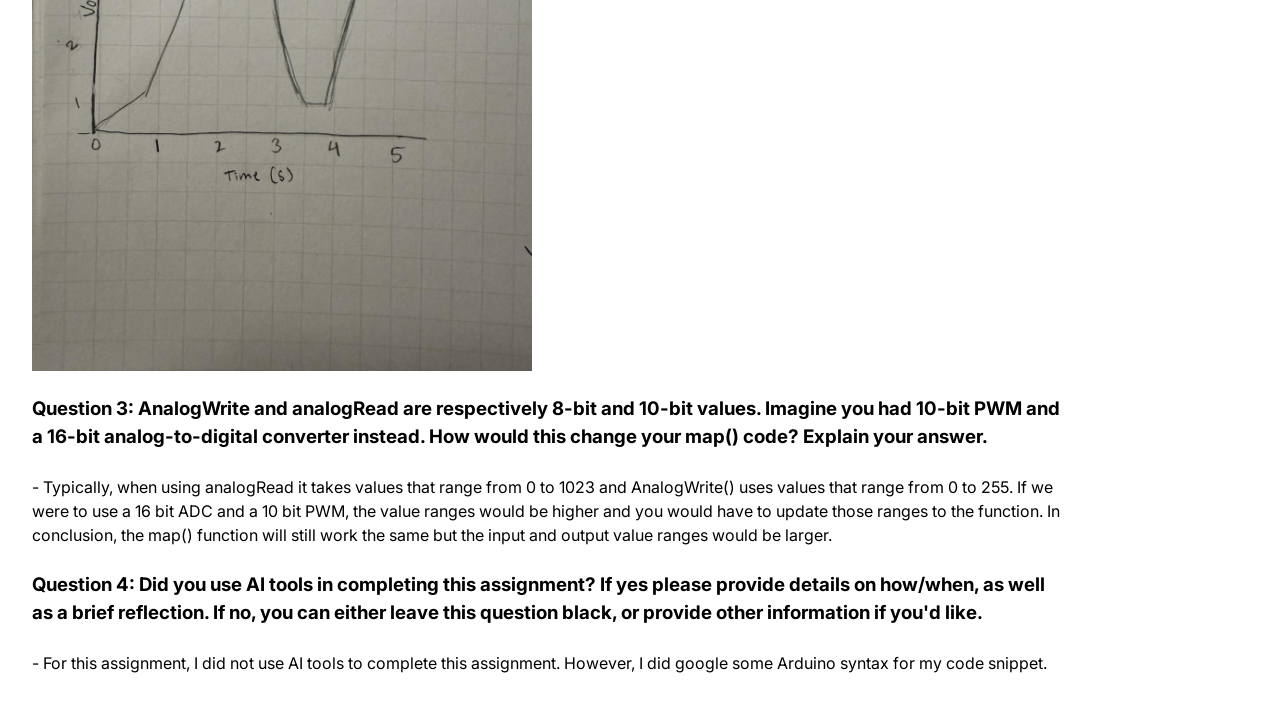
<file: docs/A3_InputOutput/a3_InOut.html>
<!DOCTYPE html>
<html>
  <head>
    <meta charset="utf-8" />
    <meta name="viewport" content="width=device-width, maximum-scale=1.0" />

    <title>Eileen Ong's Student's HCDE 439 Physical Computing Page!</title>

    <link href="A_style.css" rel="stylesheet" type="text/css" />
  </head>
  <body>
    <h1>Eileen Ong's Assignment 3: Input Output!</h1>

    <h2>Overview and Requirements</h2>
    <p>For this assignment I was tasked to prototype a new visualization for a product that senses something around the home.
       I decided to create window blinds that use a photoresistor to detect the change in the rooms light levels. When the room
       is dark the servo motor moves to open the blinds. For this circuit, I used an Arduino to program the servo and read the 
       light values. In addition, I used resistors and jumper wires to safely allow current to flow from the Arduino through the photoresistor.
    </p>

    <h2>Schematic of circuit</h2>
    <div class="header">
      <img src="./A3_Media/439_A3_Schematic.jpg" />
      <p> In this schematic, it shows the photoresistor connected to the 5V and the A0 pin on the Arduino. In addition, a 10,000 or
         10K ohm resistor is connected in between the connection to the A0 pin and the ground or GND, this is a representation of a 
         voltage divider. The schematic on the right represents the servo, the motor is connected to digital pin 9, 5V power, and ground GND.

      </p>
    
    
    <h3>Calculations</h3>
    <div class="header">

      <p> For this circuit, I chose to use a 10k ohms resistor because it is the most compatible with the photoresistor to create a voltage divider.
          As the value of light may continuously change, the photoresistor's resistance changes along with those light values, which causes the output voltage to also change.
      </p>

      <p>
         In the image below, I used the voltage divider formula to calculate the approximate maximum output voltage the Arduino uses to control the servo motor.
      </p>
      
      <img src="./A3_Media/439_A3_ResistorCalc.jpg" />
      
    
    
    
    <h2>Circuit</h2>  
    <div class="header">
      <img src="./A3_Media/A3_439_Circuit.jpg" />
      <p>This is my completed physical model of the circuit. It is using a breadboard, a photoresistor, a 10k ohm resistor, a servo motor, jumper wires, 
         and a Arduino to power it all. The photoresistor is connected to the breadboard's postive rail that is connected to the 5V pin on the Arduino. The photoresistor
         also has one resistor that is 10k ohms and has a wire connecting to the breadboard's negative rail that is connected to the ground or GND pin on the Arduino.
         At the joint of the photoresistor and resistor there is a jumper wire that connects to digital pin A0 on the Arduino.
         The servo motor is connected to digital pin 9, the breadboard's positive rail that connects to the Arduino's 5V pin, and is directly connected to one of the Arduino's GND pin.
      </p>


    <h2>Firmware</h2>

    <p>This is the snippet of code I created on Arduino! The program reads the level of the light detected by the photoresistor
       and converts the sensor readings to angles to control the servo motor. When the 'room' becomes dark, the servo moves to open the blinds.
       When the 'room' is bright, the servo moves to close them.
    </p>

    <pre><code>
// Initiates servo
#include <Servo.h>

// defining or naming servo blinds, as the scenario I am 
// applying this to is opening and closing blinds.
Servo blinds;

// defining light sensor value
int light = 0;

// defining servo angle value
int angle = 0;

// setting up the Arduino program
void setup() {
  // Starting the serial monitor
  Serial.begin(9600);

// assigning the servo to the connected pin 9
  blinds.attach(9);
}

// creating a loop that will repeat sensor reading and servo controls
void loop() {
  
  //Reading A0 for the photoresistors voltage
  light = analogRead(A0);
  
  // Converting the light reading to an angle ranging from 90 to 0 degrees for the servo
  angle = map(light, 0, 1023, 90, 0);

  // Servo moves according to the calculated angle
  blinds.write(angle);

  // Checking if the light/room is bright 
  if (light > 450) {
    
    // Printing the status of a bright light in room
    Serial.println("Bright room: closing blinds");

  } else {

    // Printing status of a dark room
    Serial.println("Dark room: opening blinds");
  }

  // wait one second before going through loop again
  delay(1000);
}

    </code></pre>

 
    

    <h2>Finished Product</h2>  
    <div class="header">
      <img src="./A3_Media/439_A3_vid.gif" />

      <p>This GIF shows the final product of my circuit and Arduino program.
         Whenever my finger covers the photoresistor the servo will move to the right towards the red tape,
         signifying that the room is dark and the blinds open. When I remove my finger the photoresistor is then
         exposed to the light again and moves to the left again towards the brown tape, representing that the room is bright
         so the blinds are going to close.
      </p>




    <h2>Additional Questions</h2>

    
    <h3> Question 1: In your voltage divider, can the variable resistor be either R1 or R2 or 
         does it need to be one or the other? Justify your answer with example calculations. </h3>
    <div class="header">
      <img src="./A3_Media/439_A3_AddQ2.jpg" />
      <img src="./A3_Media/439_A3_AddQ3Calc.jpg" />
      <p> - Yes, the variable resistor or in this case the photoresistor can be either R1 or R2 in a voltage divider.
          In my circuit, the photoresistor is represented as R1 and the 10k ohm resistor is represented as R2.
      </p>

      <p> To show this I used the voltage divider formula to calculate the output voltage. Shown in the first image, if in bright light the photoresistor is 1k ohms and the resistor is 10k ohms,
          the result of the output voltage is approximately 4.55V. If the photoresistor is in darkness and is 50k ohms, the output voltage is about 0.83V (shown in the next image). This is a shows that the voltage will
          decrease as the room gets darker and if the resistor values switched, the voltage would follow and also switch.

      </p>
    


    <h3>Question 2: Draw a graph where the x-axis is time and the y-axis is voltage.
        Plot the voltage at V-measure (where your pin is reading the voltage) of your voltage divider of your shared gif/video. </h3>
    
      <p> - Below is the graph I drew to plot the voltage output from my video! I used the voltage divider formula showed in the previous question to estimate the peak output voltage value.</p>
    
      <div class="header">
      <img src="./A3_Media/439_A3_AddQ2.jpg"/>
      
  
    <h3>Question 3: AnalogWrite and analogRead are respectively 8-bit and 10-bit values. 
        Imagine you had 10-bit PWM and a 16-bit analog-to-digital converter instead. How would this change your map() code? Explain your answer.</h3>

       <p> - Typically, when using analogRead it takes values that range from 0 to 1023 and AnalogWrite() uses values that range from 0 to 255.
          If we were to use a 16 bit ADC and a 10 bit PWM, the value ranges would be higher and you would have to update those ranges to the function.
          In conclusion, the map() function will still work the same but the input and output value ranges would be larger.
       </p>


       
    <h3>Question 4: Did you use AI tools in completing this assignment? If yes please
       provide details on how/when, as well as a brief reflection. If no, you can either
       leave this question black, or provide other information if you'd like. </h3>

       <p> - For this assignment, I did not use AI tools to complete this assignment. However, I did google some Arduino syntax for my code snippet.
       </p>

    </div>
  </body>
</html>
</file>
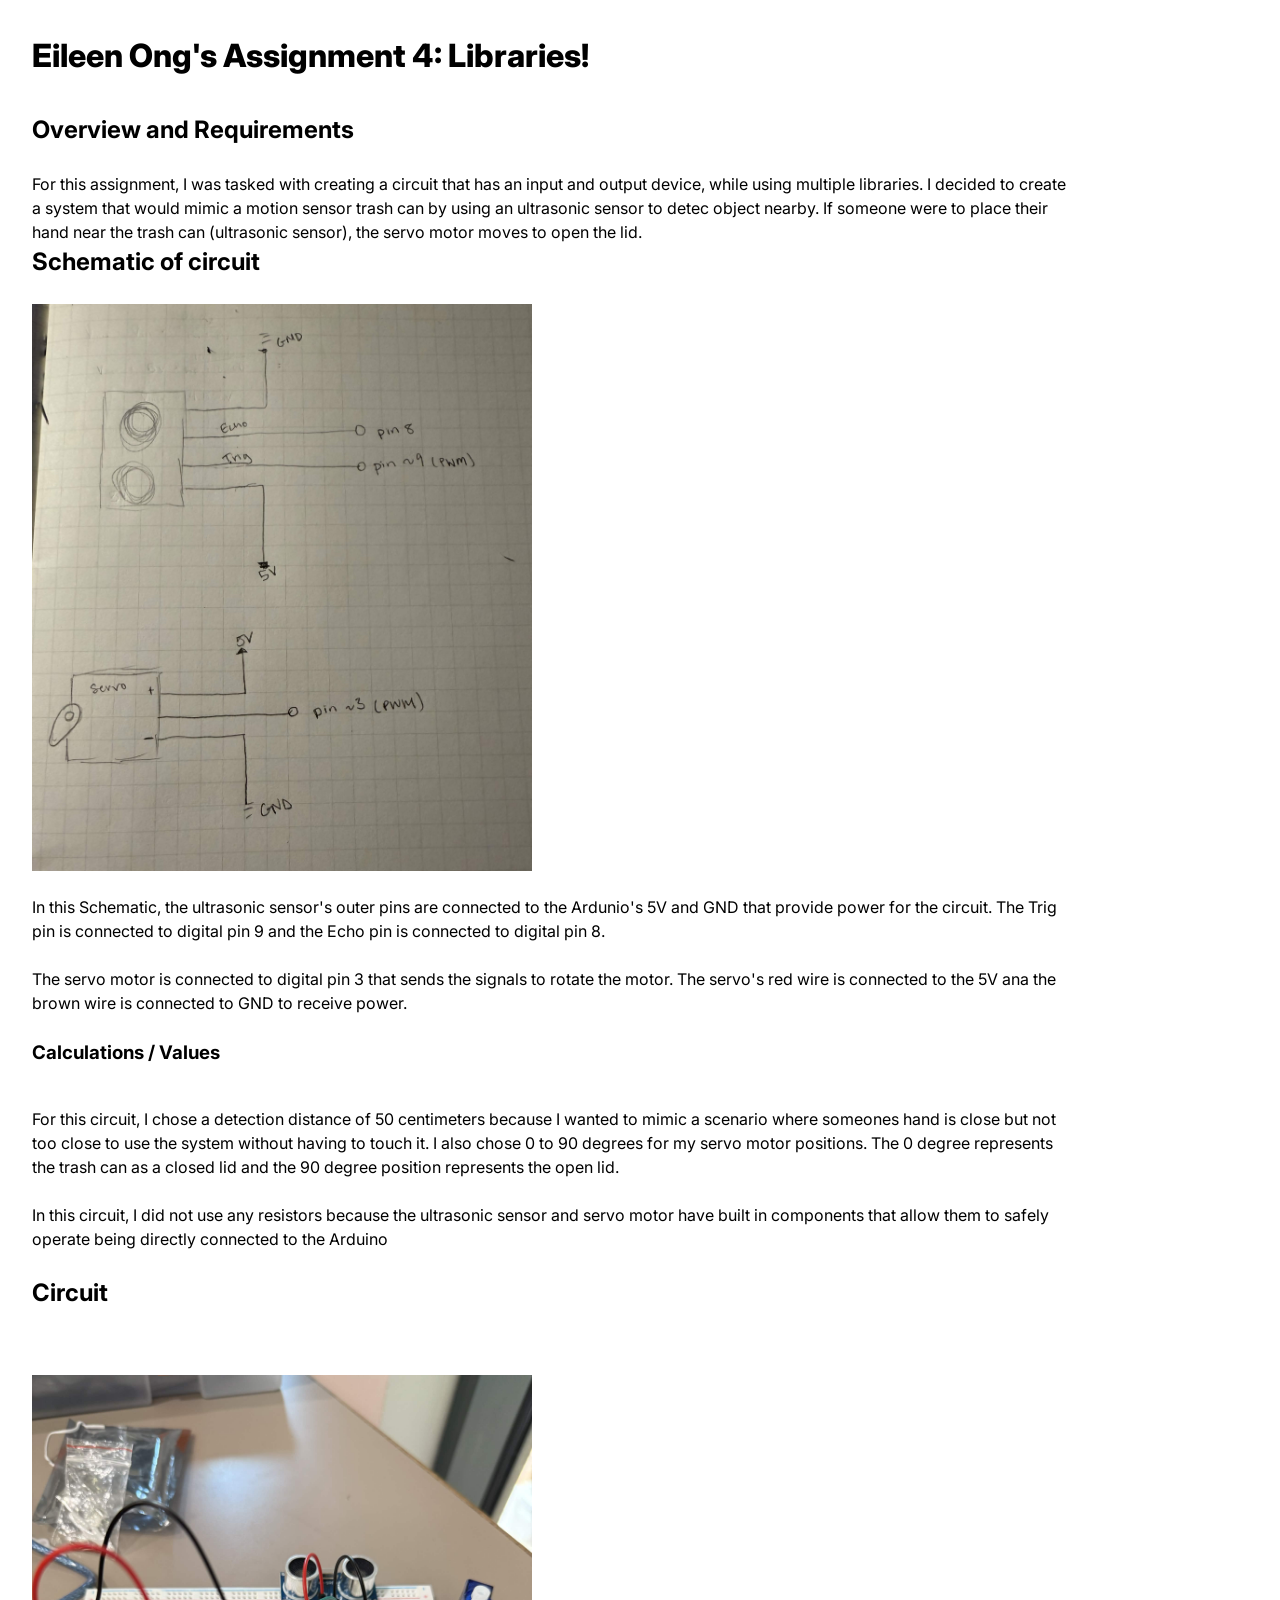
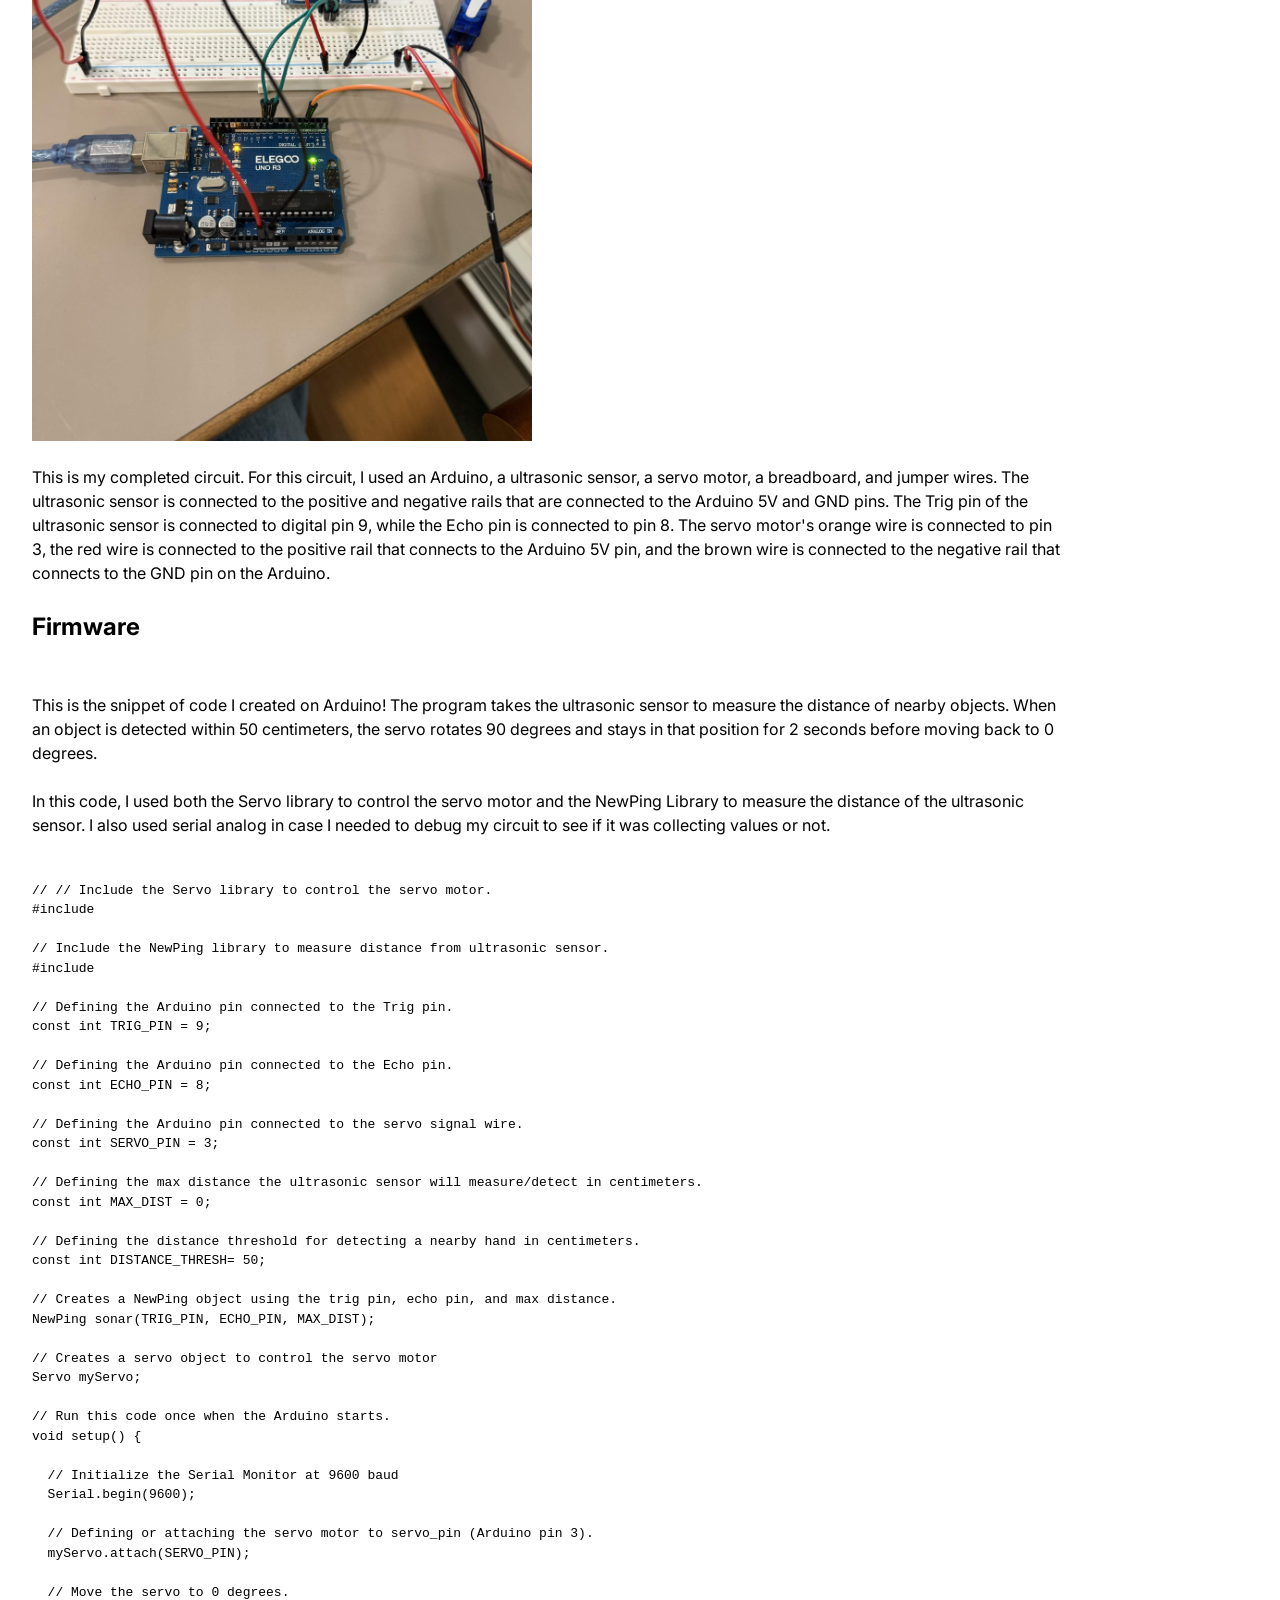
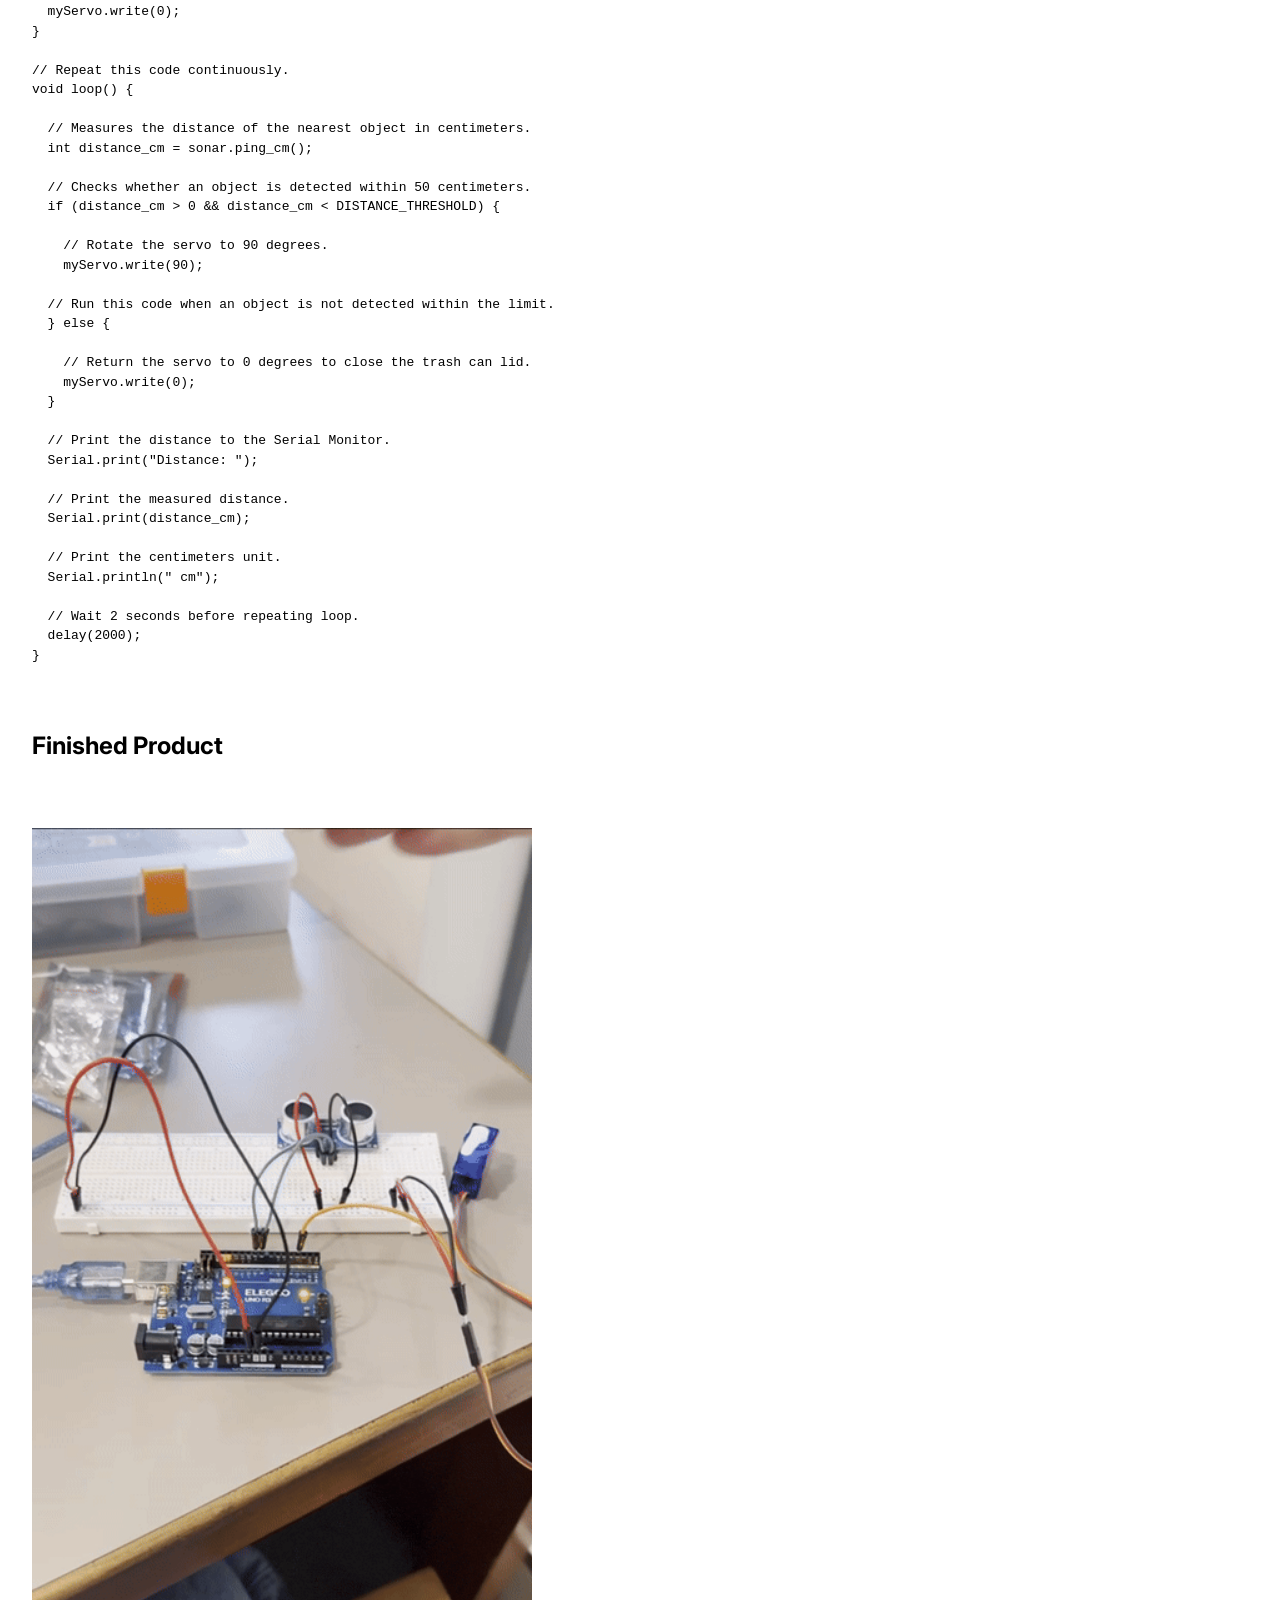
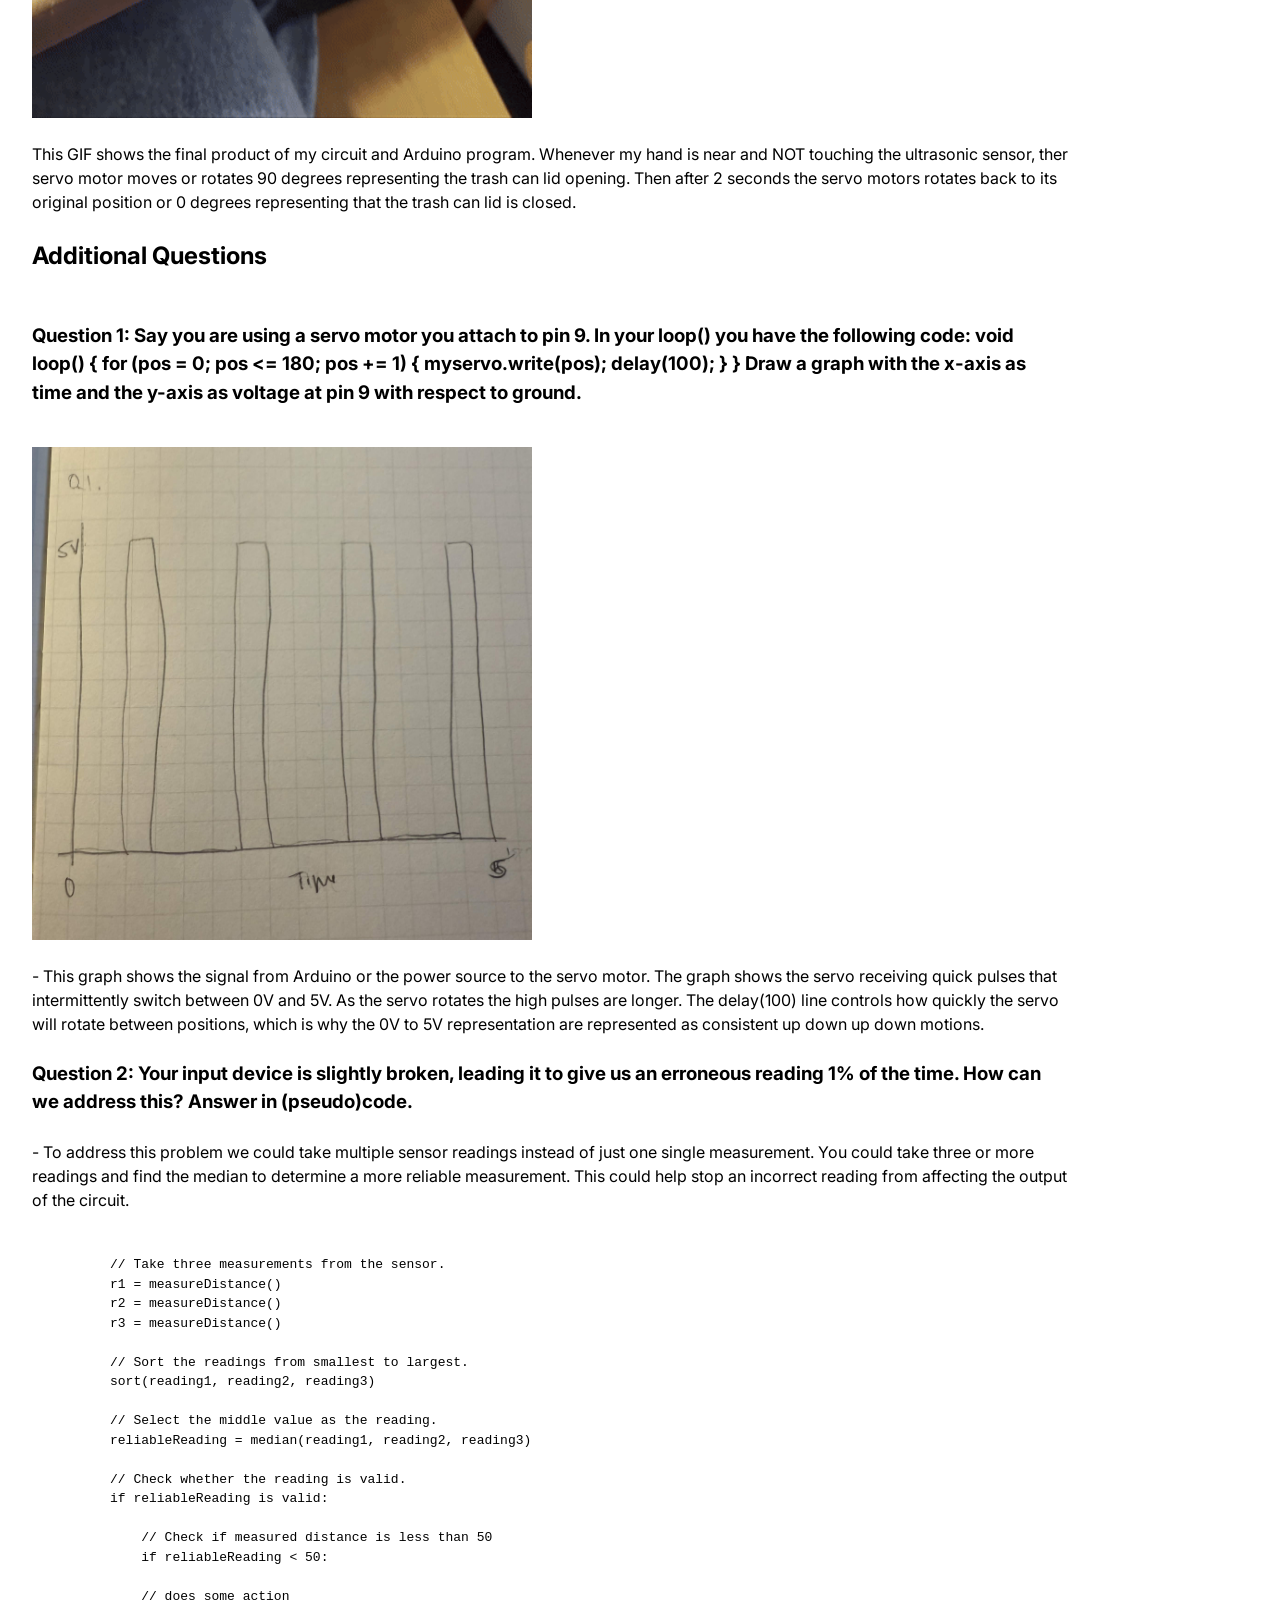
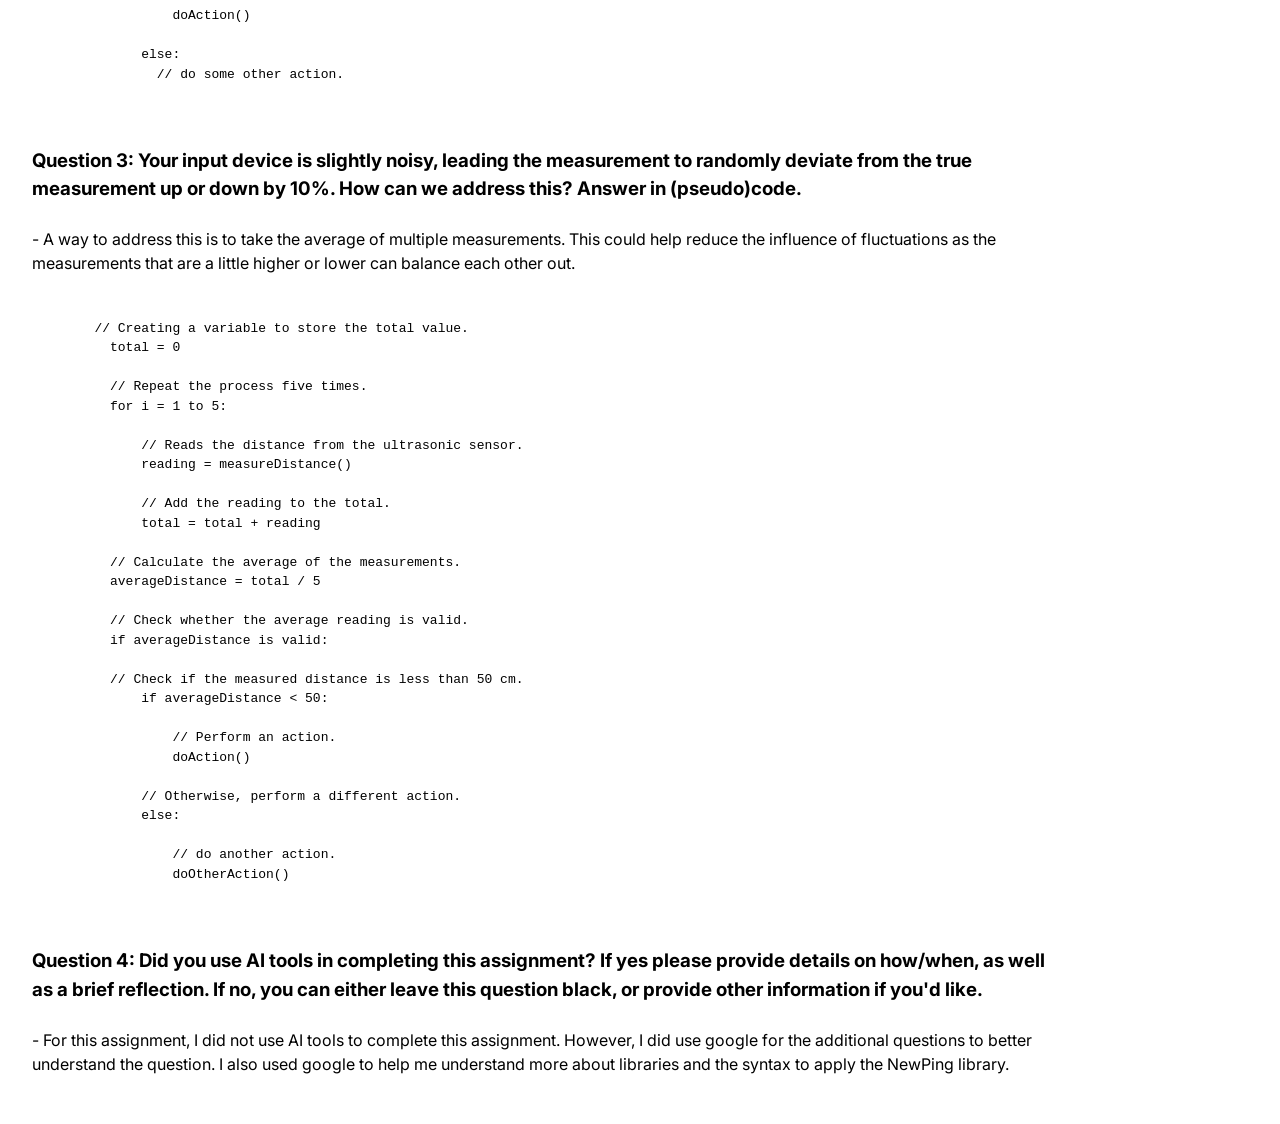
<file: docs/A4_Libraries/A4_Libraries.html>
<!DOCTYPE html>
<html>
  <head>
    <meta charset="utf-8" />
    <meta name="viewport" content="width=device-width, maximum-scale=1.0" />

    <title>Eileen Ong's Student's HCDE 439 Physical Computing Page!</title>

    <link href="A_style.css" rel="stylesheet" type="text/css" />
  </head>
  <body>
    <h1>Eileen Ong's Assignment 4: Libraries!</h1>

    <h2>Overview and Requirements</h2>
    <p> For this assignment, I was tasked with creating a circuit that has an input and output device, while using multiple libraries.
        I decided to create a system that would mimic a motion sensor trash can by using an ultrasonic sensor to detec object nearby.
        If someone were to place their hand near the trash can (ultrasonic sensor), the servo motor moves to open the lid.
    </p>

    <h2>Schematic of circuit</h2>
    <div class="header">
      <img src="./A4_Media/439_A4_Schematic.jpg" />

      <p> In this Schematic, the ultrasonic sensor's outer pins are connected to the Ardunio's 5V and GND that provide power for the circuit.
          The Trig pin is connected to digital pin 9 and the Echo pin is connected to digital pin 8.
      </p>
      <p> The servo motor is connected to digital pin 3 that sends the signals to rotate the motor. The servo's red wire is connected to the 5V ana
          the brown wire is connected to GND to receive power.
      </p>
    
    
    <h3>Calculations / Values</h3>
    <div class="header">

      <p> For this circuit, I chose a detection distance of 50 centimeters because I wanted to mimic a scenario where someones hand is close but not too
          close to use the system without having to touch it. I also chose 0 to 90 degrees for my servo motor positions. The 0 degree represents the trash can as a closed lid
          and the 90 degree position represents the open lid.
      </p>

      <p> In this circuit, I did not use any resistors because the ultrasonic sensor and servo motor
          have built in components that allow them to safely operate being directly connected to the Arduino
      </p>

    
    <h2>Circuit</h2>  
    <div class="header">
      <img src="./A4_Media/439_A4_Circuit.jpg" />


      <p> This is my completed circuit. For this circuit, I used an Arduino, a ultrasonic sensor, a servo motor, a breadboard, and jumper wires.
          The ultrasonic sensor is connected to the positive and negative rails that are connected to the Arduino 5V and GND pins. The Trig pin of the 
          ultrasonic sensor is connected to digital pin 9, while the Echo pin is connected to pin 8. The servo motor's orange wire is connected to pin 3,
          the red wire is connected to the positive rail that connects to the Arduino 5V pin, and the brown wire is connected to the negative rail that 
          connects to the GND pin on the Arduino.
        
      </p>


    <h2>Firmware</h2>

    <p>This is the snippet of code I created on Arduino! The program takes the ultrasonic sensor to measure the distance of nearby objects.
        When an object is detected within 50 centimeters, the servo rotates 90 degrees and stays in that position for 2 seconds before moving back to
        0 degrees.
    </p>

    <p> In this code, I used both the Servo library to control the servo motor and the NewPing Library to measure the distance of the ultrasonic sensor. I also 
       used serial analog in case I needed to debug my circuit to see if it was collecting values or not.
    </p>

    <pre><code>
// // Include the Servo library to control the servo motor.
#include <Servo.h>

// Include the NewPing library to measure distance from ultrasonic sensor.
#include <NewPing.h>

// Defining the Arduino pin connected to the Trig pin.
const int TRIG_PIN = 9;

// Defining the Arduino pin connected to the Echo pin.
const int ECHO_PIN = 8;

// Defining the Arduino pin connected to the servo signal wire.
const int SERVO_PIN = 3;

// Defining the max distance the ultrasonic sensor will measure/detect in centimeters.
const int MAX_DIST = 0;

// Defining the distance threshold for detecting a nearby hand in centimeters.
const int DISTANCE_THRESH= 50;

// Creates a NewPing object using the trig pin, echo pin, and max distance.
NewPing sonar(TRIG_PIN, ECHO_PIN, MAX_DIST);

// Creates a servo object to control the servo motor
Servo myServo;

// Run this code once when the Arduino starts.
void setup() {

  // Initialize the Serial Monitor at 9600 baud
  Serial.begin(9600);

  // Defining or attaching the servo motor to servo_pin (Arduino pin 3).
  myServo.attach(SERVO_PIN);

  // Move the servo to 0 degrees.
  myServo.write(0);
}

// Repeat this code continuously.
void loop() {

  // Measures the distance of the nearest object in centimeters.
  int distance_cm = sonar.ping_cm();

  // Checks whether an object is detected within 50 centimeters.
  if (distance_cm > 0 && distance_cm < DISTANCE_THRESHOLD) {

    // Rotate the servo to 90 degrees.
    myServo.write(90);

  // Run this code when an object is not detected within the limit.
  } else {

    // Return the servo to 0 degrees to close the trash can lid.
    myServo.write(0);
  }

  // Print the distance to the Serial Monitor.
  Serial.print("Distance: ");

  // Print the measured distance.
  Serial.print(distance_cm);

  // Print the centimeters unit.
  Serial.println(" cm");

  // Wait 2 seconds before repeating loop.
  delay(2000);
}

    </code></pre>

 
    

    <h2>Finished Product</h2>  
    <div class="header">
      <img src="./A4_Media/439_A4_FinalVid.gif" />

      <p>This GIF shows the final product of my circuit and Arduino program.
         Whenever my hand is near and NOT touching the ultrasonic sensor, ther servo motor moves or rotates 90 degrees representing the trash can lid opening.
         Then after 2 seconds the servo motors rotates back to its original position or 0 degrees representing that the trash can lid is closed.
      </p>




    <h2>Additional Questions</h2>

    
    <h3> Question 1: Say you are using a servo motor you attach to pin 9. In your loop() you have the following code:

            void loop() {
            for (pos = 0; pos <= 180; pos += 1) {
              myservo.write(pos); 
              delay(100); 
              }
            }
            Draw a graph with the x-axis as time and the y-axis as voltage at pin 9 with respect to ground. </h3>

            
    <div class="header">
      <img src="./A4_Media/439_A4_AddQ1.jpg" />
      <p> - This graph shows the signal from Arduino or the power source to the servo motor. The graph shows the servo receiving quick pulses that intermittently
            switch between 0V and 5V. As the servo rotates the high pulses are longer. The delay(100) line controls how quickly the servo will rotate between positions,
            which is why the 0V to 5V representation are represented as consistent up down up down motions. 
    


    <h3>Question 2: Your input device is slightly broken, leading it to give us an erroneous reading 1% of the time. How can we address this? Answer in (pseudo)code.</h3>
    
      <p> - To address this problem we could take multiple sensor readings instead of just one single measurement. You could take three or more readings and find the median to 
            determine a more reliable measurement. This could help stop an incorrect reading from affecting the output of the circuit.
      </p>

      <pre><code>
          // Take three measurements from the sensor.
          r1 = measureDistance()
          r2 = measureDistance()
          r3 = measureDistance()

          // Sort the readings from smallest to largest.
          sort(reading1, reading2, reading3)

          // Select the middle value as the reading.
          reliableReading = median(reading1, reading2, reading3)

          // Check whether the reading is valid.
          if reliableReading is valid:

              // Check if measured distance is less than 50
              if reliableReading < 50:

              // does some action
                  doAction()

              else:
                // do some other action.
                
      </code></pre>
      
  
    <h3>Question 3: Your input device is slightly noisy, leading the measurement to randomly deviate from the true measurement up or down by 10%. How can we address this? Answer in (pseudo)code.</h3>

       <p> - A way to address this is to take the average of multiple measurements. 
        This could help reduce the influence of fluctuations as the measurements that are a little higher or lower can balance each other out.
       </p>

       <pre><code>
        // Creating a variable to store the total value.
          total = 0

          // Repeat the process five times.
          for i = 1 to 5:

              // Reads the distance from the ultrasonic sensor.
              reading = measureDistance()

              // Add the reading to the total.
              total = total + reading

          // Calculate the average of the measurements.
          averageDistance = total / 5

          // Check whether the average reading is valid.
          if averageDistance is valid:
          
          // Check if the measured distance is less than 50 cm.
              if averageDistance < 50:

                  // Perform an action.
                  doAction()

              // Otherwise, perform a different action.
              else:

                  // do another action.
                  doOtherAction()
      
      </code></pre>


       
    <h3>Question 4: Did you use AI tools in completing this assignment? If yes please
       provide details on how/when, as well as a brief reflection. If no, you can either
       leave this question black, or provide other information if you'd like. </h3>

       <p> - For this assignment, I did not use AI tools to complete this assignment. However, I did use google for the additional questions to better understand the question. 
          I also used google to help me understand more about libraries and the syntax to apply the NewPing library.
       </p>

    </div>
  </body>
</html>
</file>
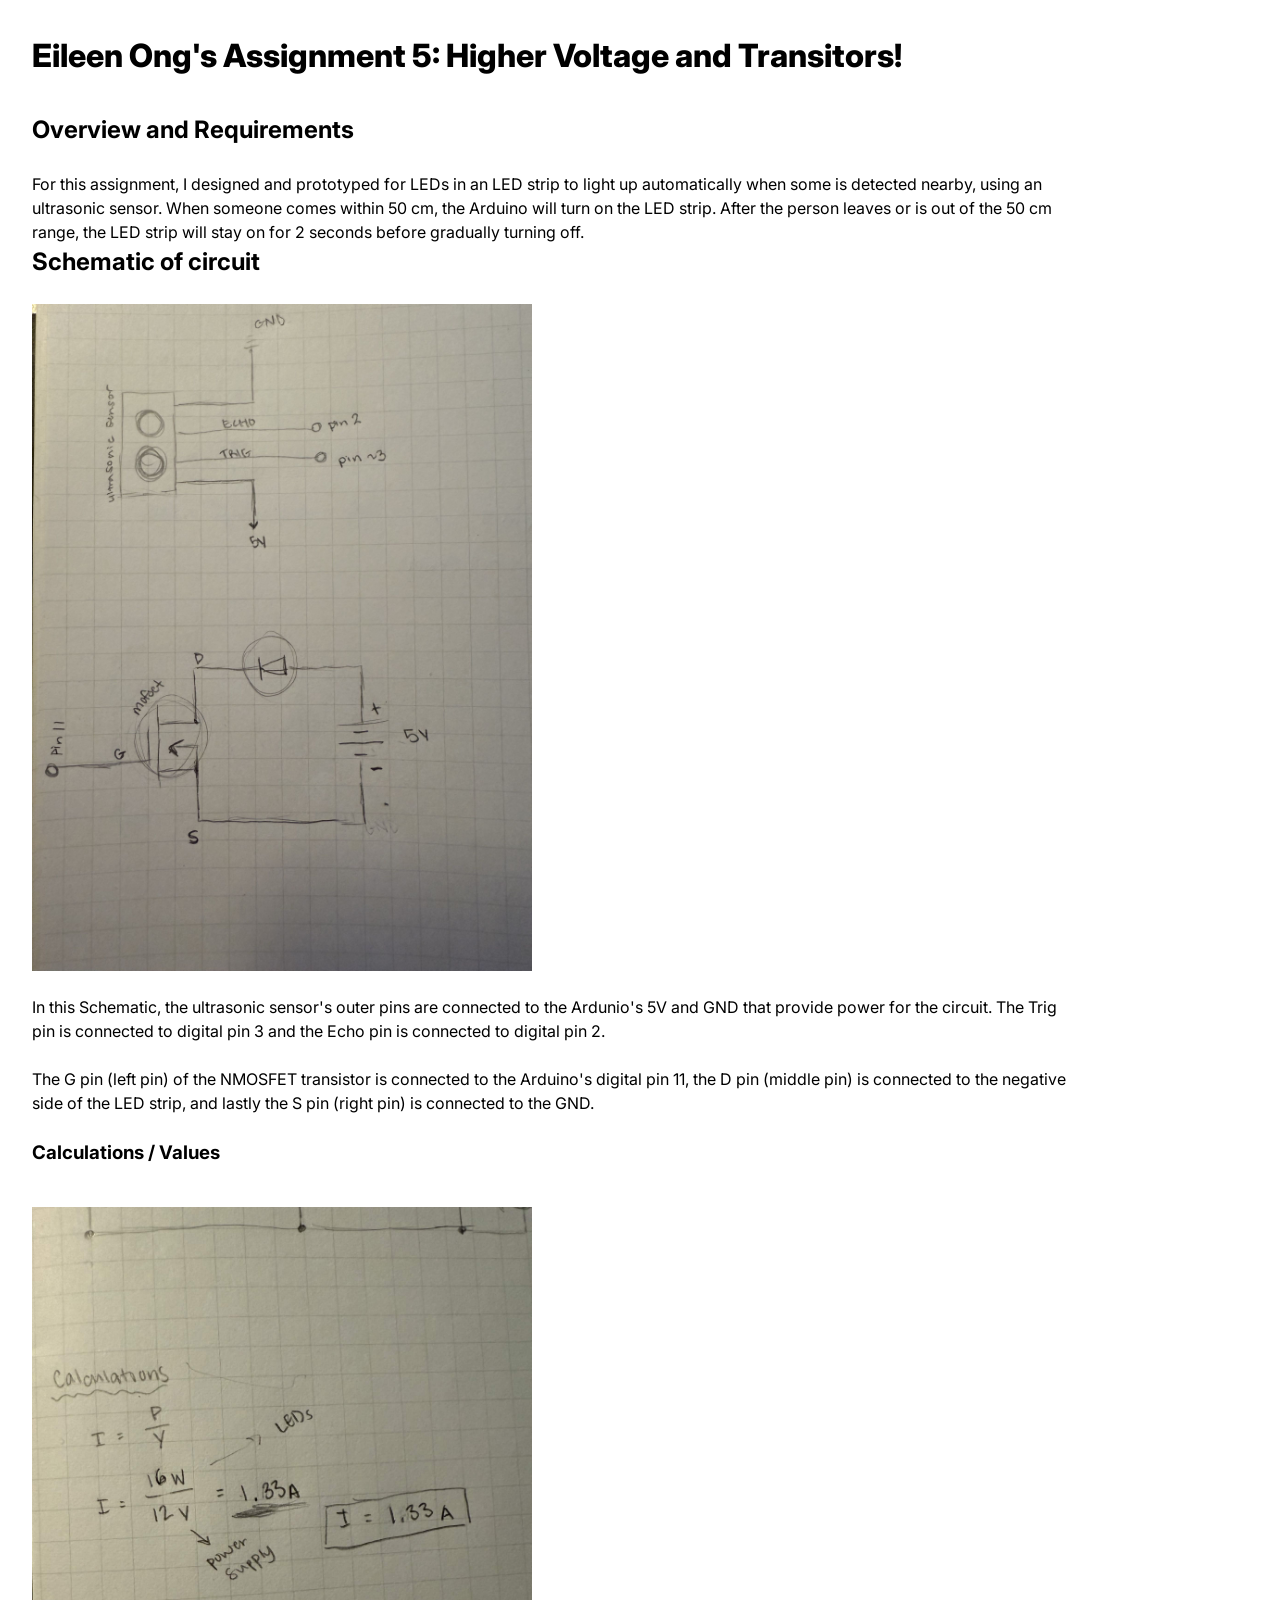
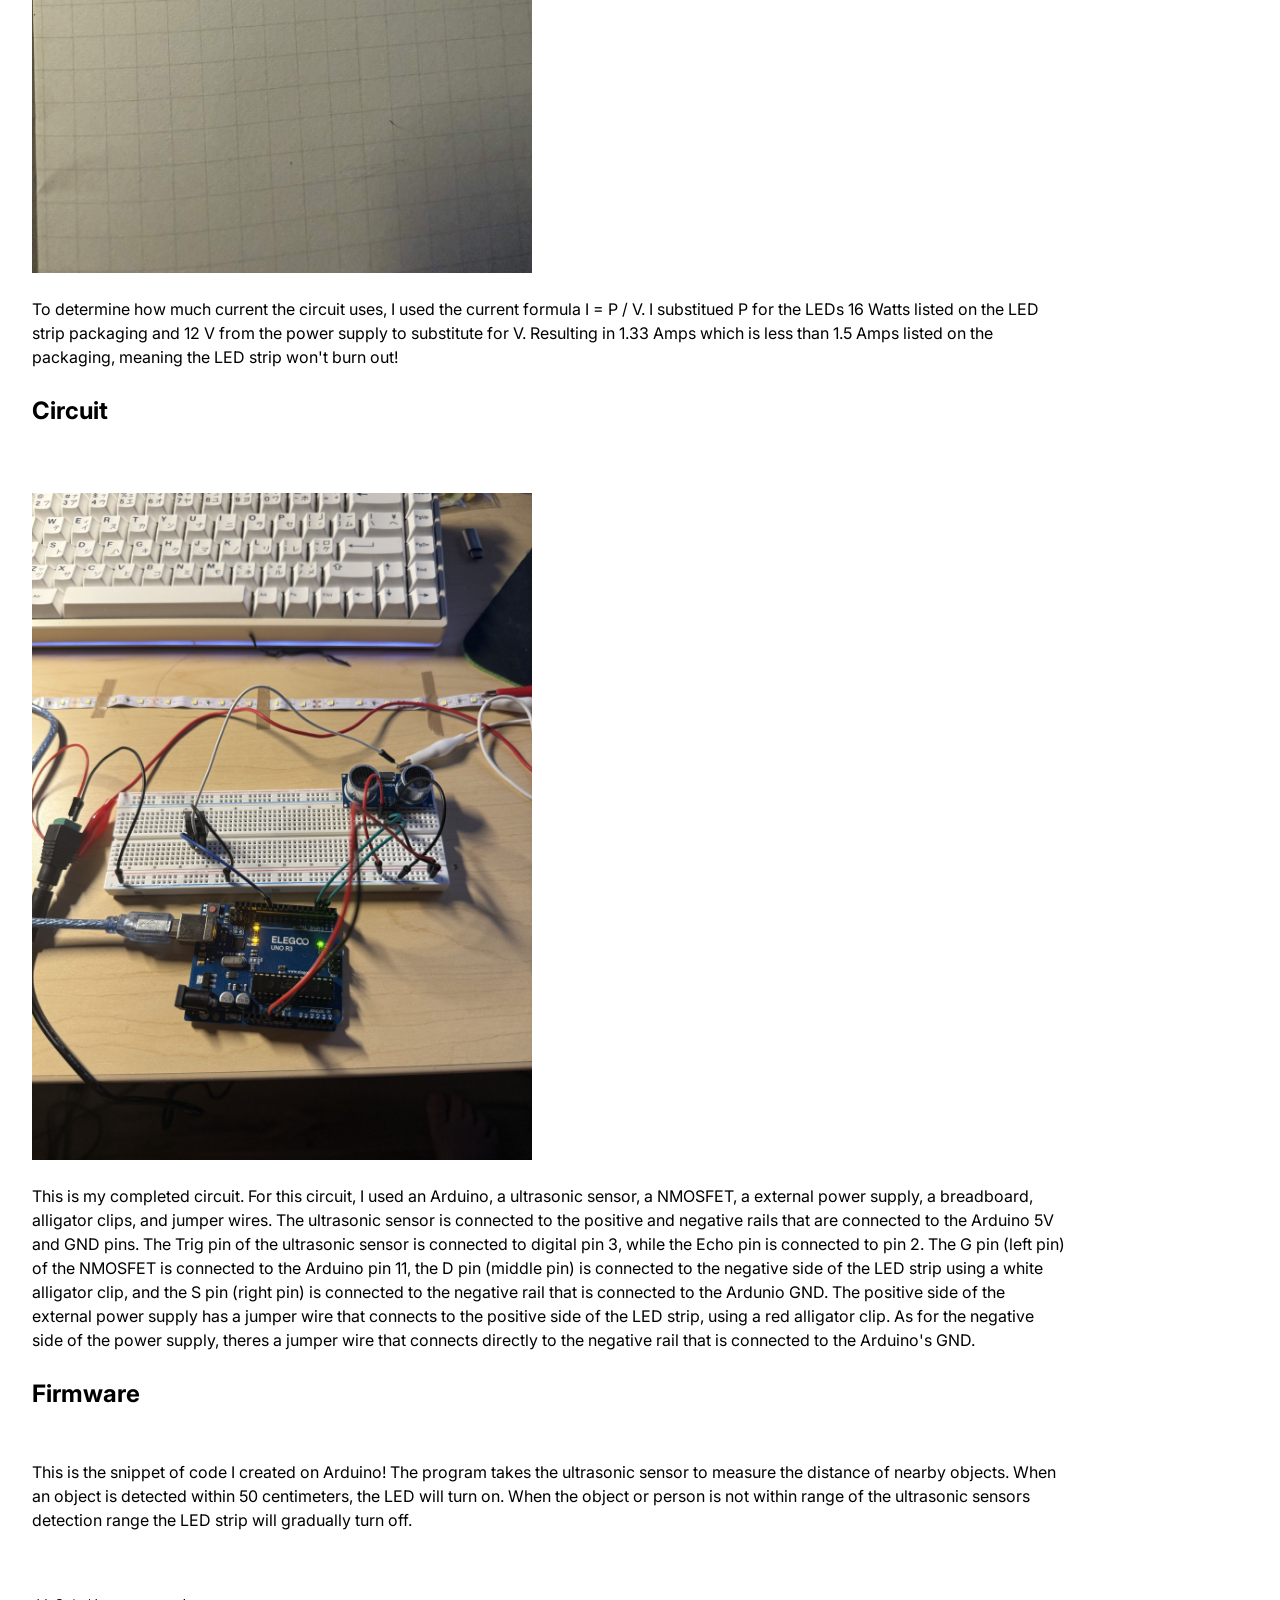
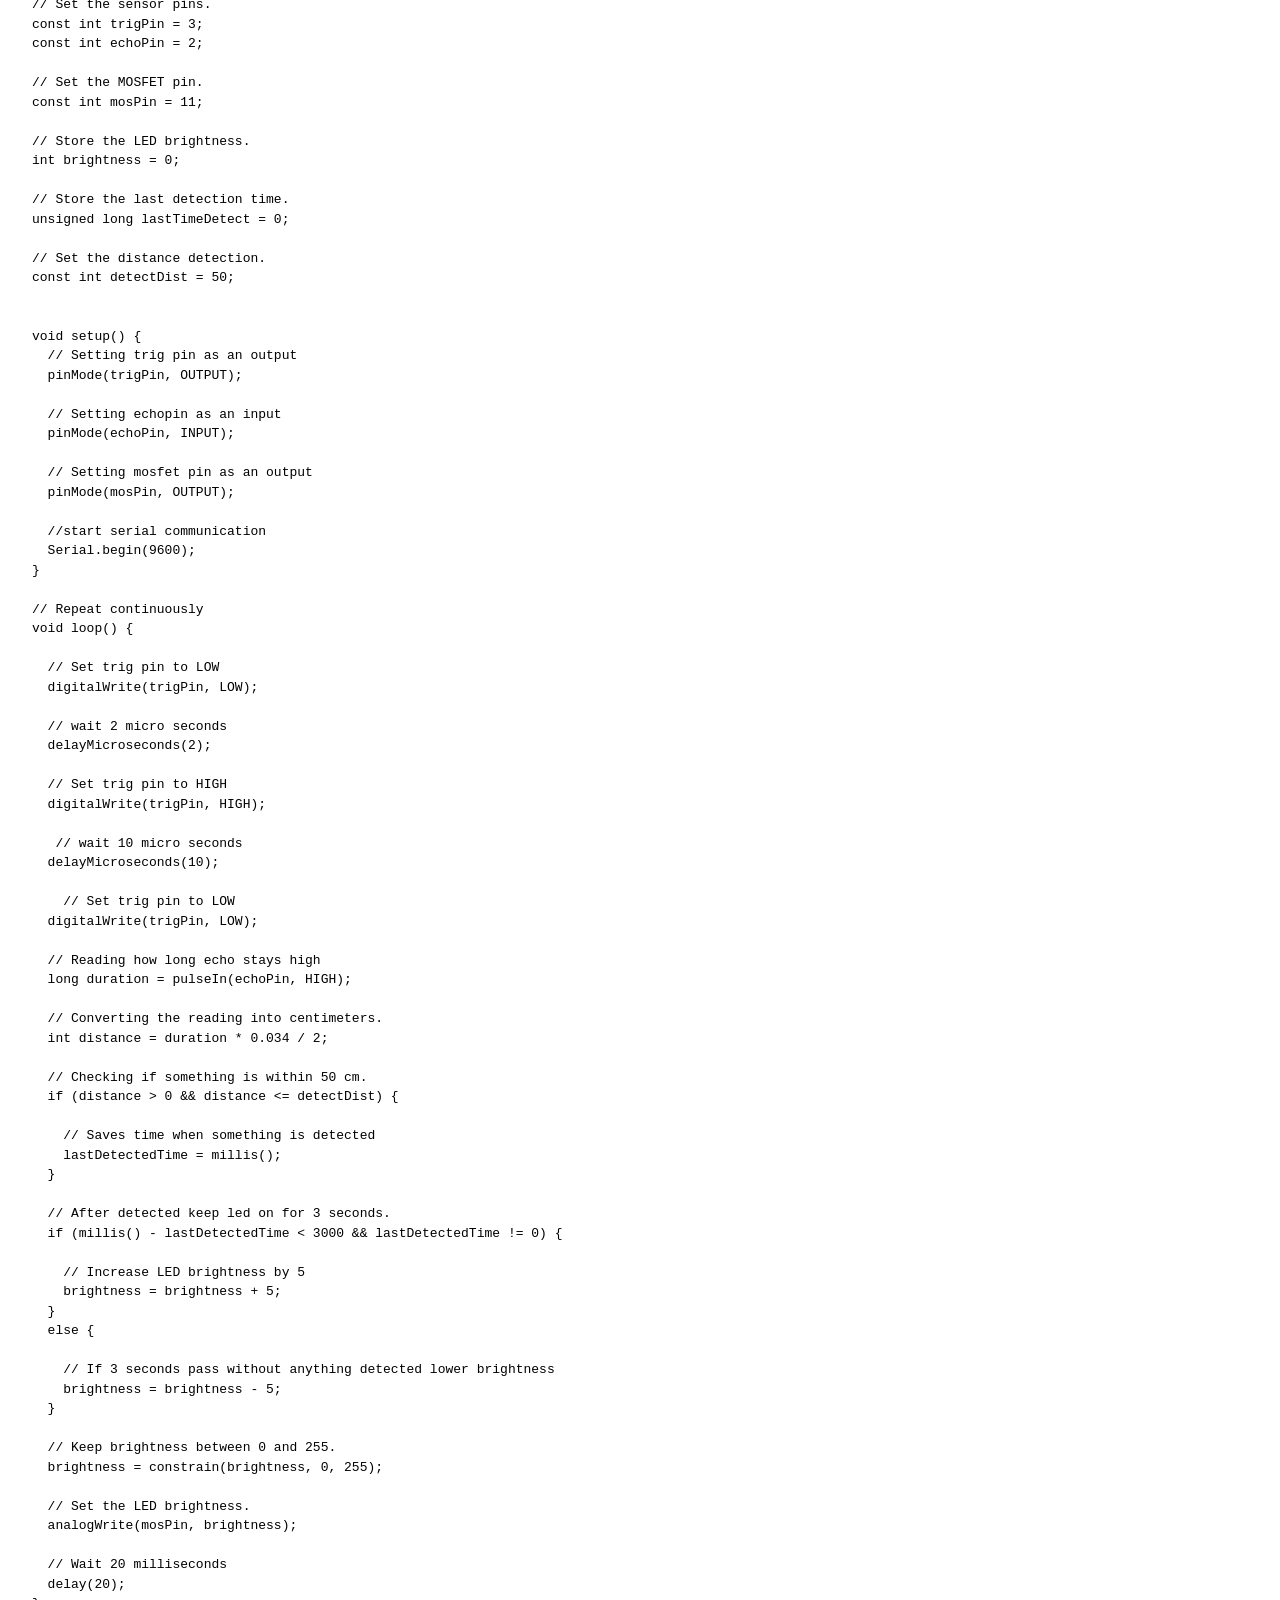
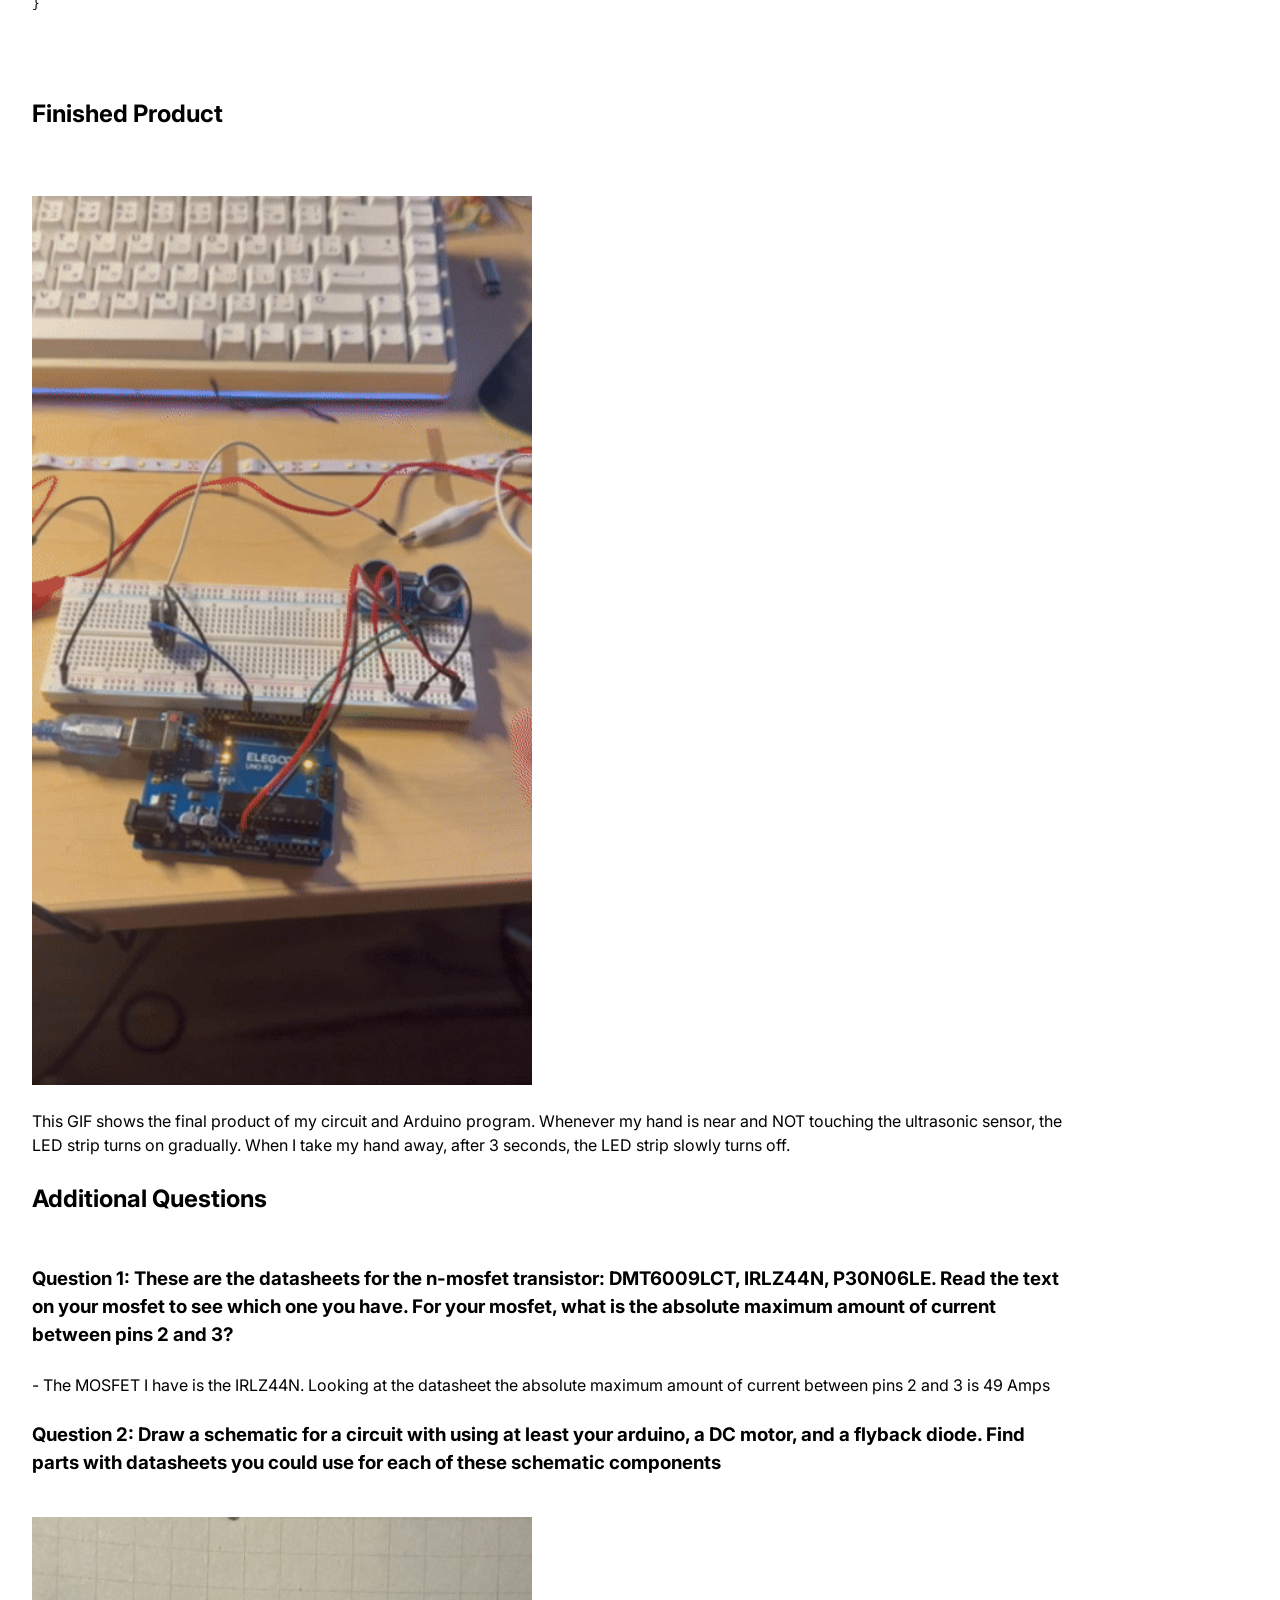
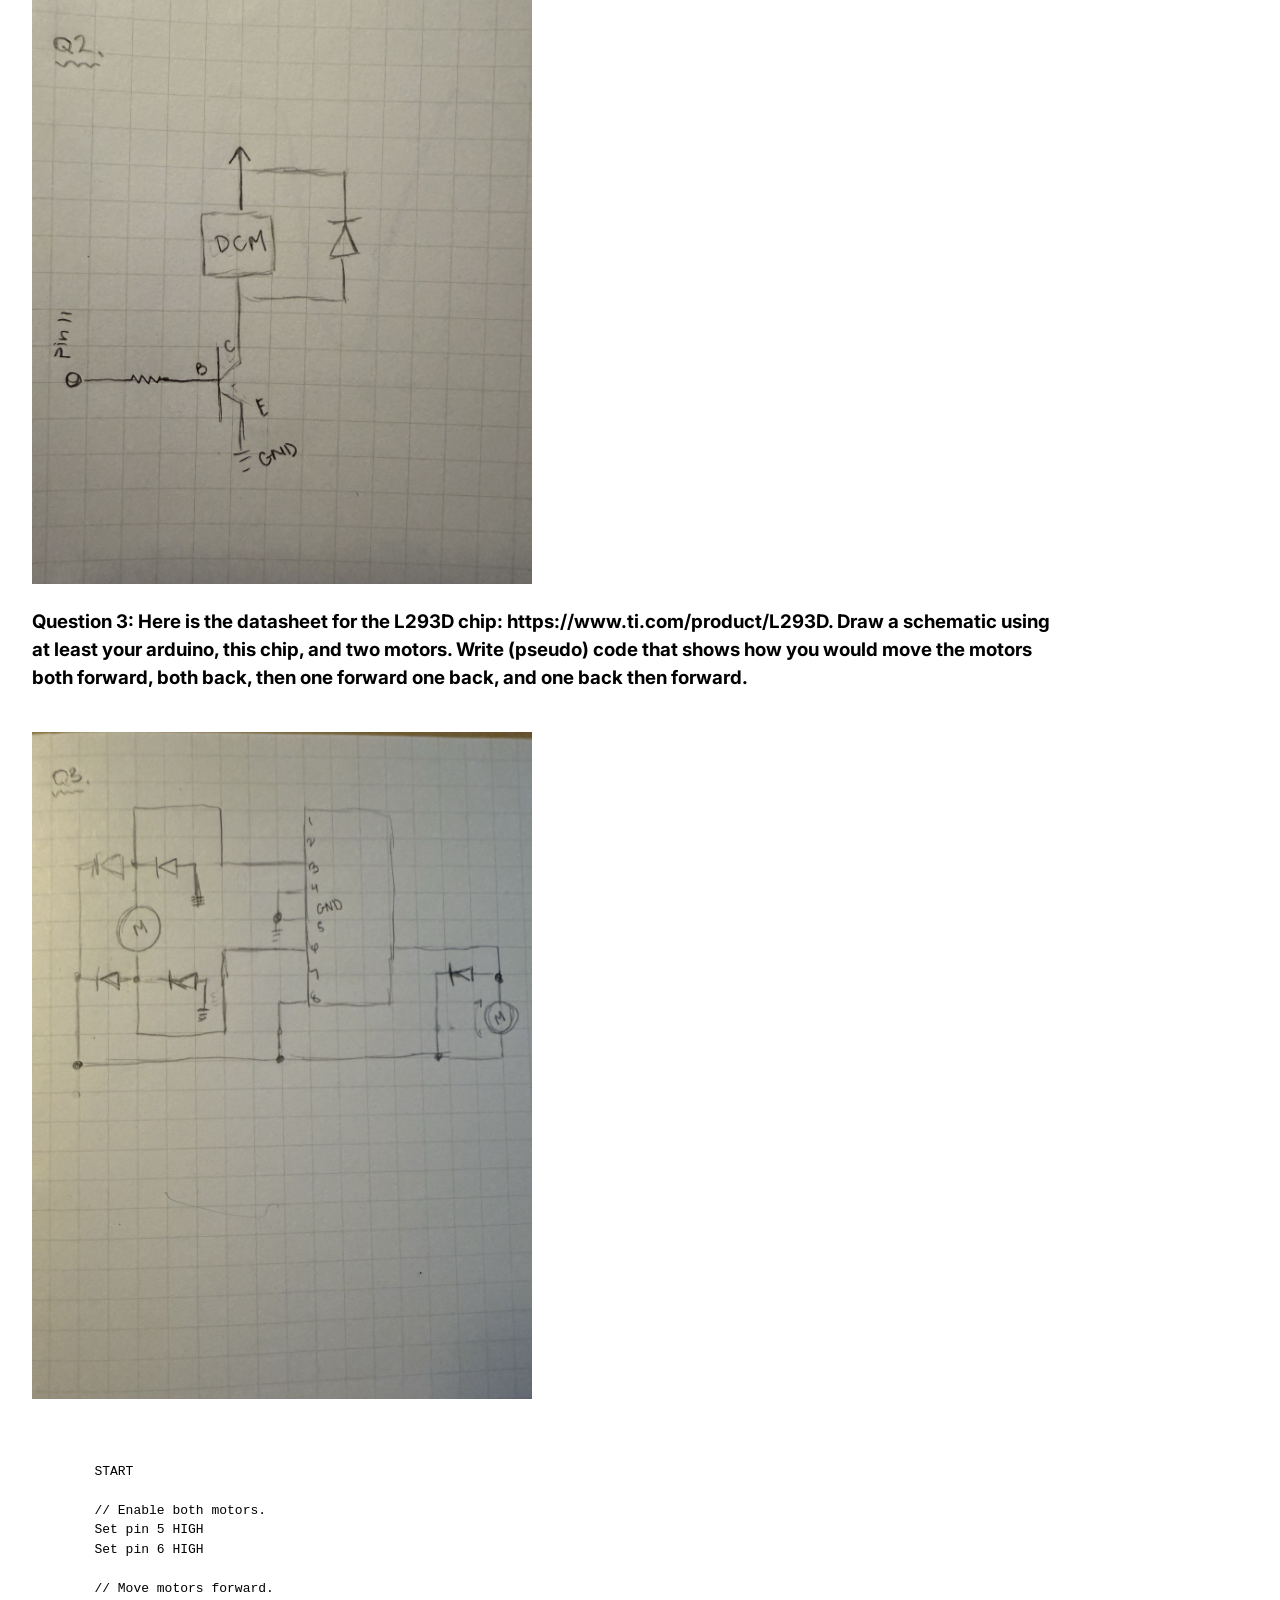
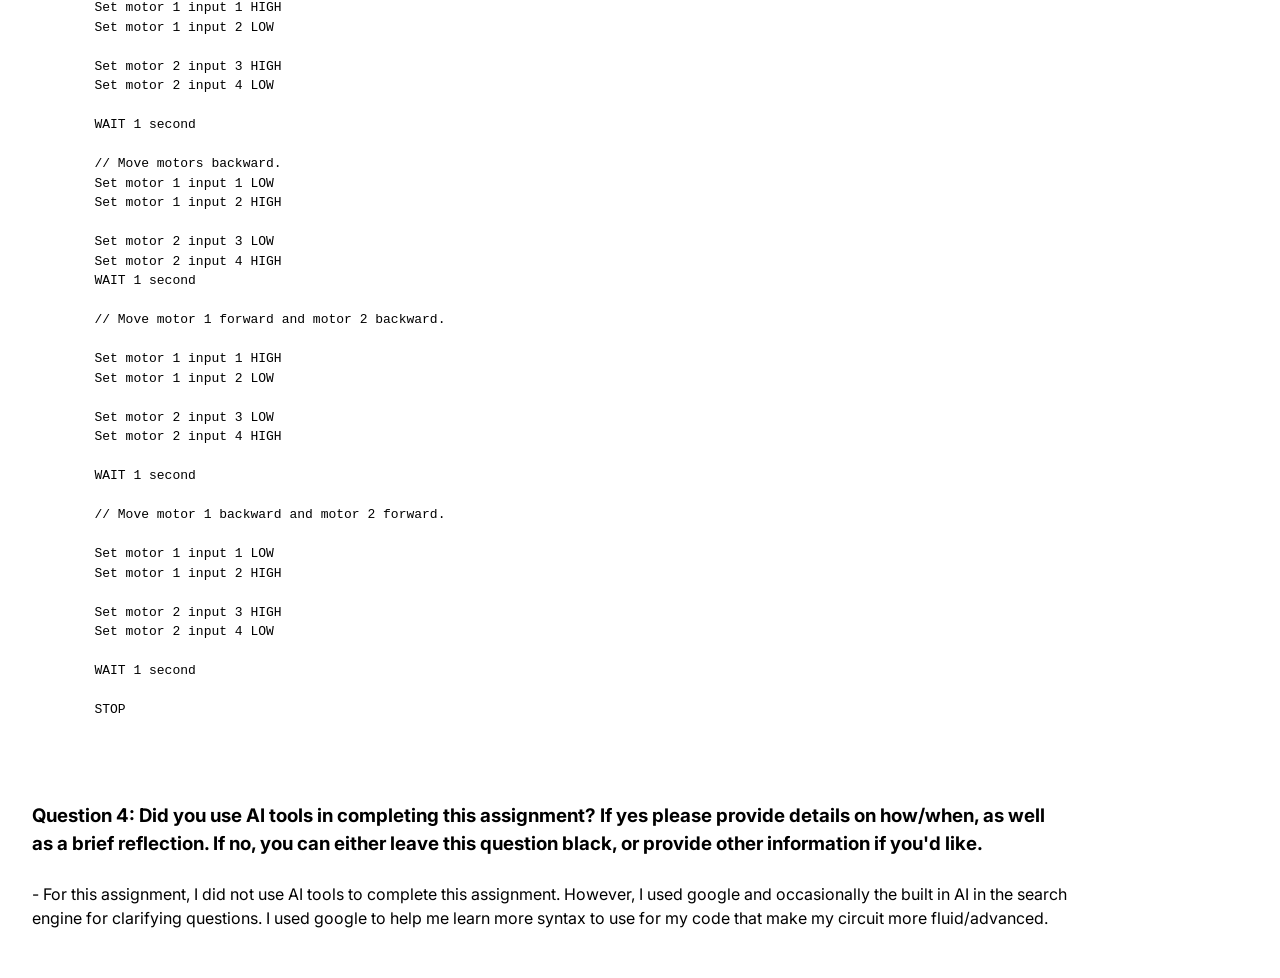
<file: docs/A5_HigherV&Transistors/A5_HighV&Transistors.html>
<!DOCTYPE html>
<html>
  <head>
    <meta charset="utf-8" />
    <meta name="viewport" content="width=device-width, maximum-scale=1.0" />

    <title>Eileen Ong's Student's HCDE 439 Physical Computing Page!</title>

    <link href="A_style.css" rel="stylesheet" type="text/css" />
  </head>
  <body>
    <h1>Eileen Ong's Assignment 5: Higher Voltage and Transitors!</h1>

    <h2>Overview and Requirements</h2>
    <p> For this assignment, I designed and prototyped for LEDs in an LED strip to light up automatically when some is detected nearby,
        using an ultrasonic sensor. When someone comes within 50 cm, the Arduino will turn on the LED strip. After the person leaves or is 
        out of the 50 cm range, the LED strip will stay on for 2 seconds before gradually turning off.

    </p>

    <h2>Schematic of circuit</h2>
    <div class="header">
      <img src="./A5_Media/439_A5_Schematic.jpg" />

      <p> In this Schematic, the ultrasonic sensor's outer pins are connected to the Ardunio's 5V and GND that provide power for the circuit.
          The Trig pin is connected to digital pin 3 and the Echo pin is connected to digital pin 2.
      </p>
      <p> The G pin (left pin) of the NMOSFET transistor is connected to the Arduino's digital pin 11, the D pin (middle pin) is connected to the negative side
          of the LED strip, and lastly the S pin (right pin) is connected to the GND.
      </p>
    
    
    <h3>Calculations / Values</h3>
    <div class="header">
      <img src="./A5_Media/439_A5_Calculations.jpg" />

      <p> To determine how much current the circuit uses, I used the current formula I = P / V. I substitued P for the LEDs 16 Watts listed on the LED strip packaging
          and 12 V from the power supply to substitute for V. Resulting in 1.33 Amps which is less than 1.5 Amps listed on the packaging, meaning the LED strip won't burn out!
      </p>

    
    <h2>Circuit</h2>  
    <div class="header">
      <img src="./A5_Media/439_A5_Circuit.jpg" />


      <p> This is my completed circuit. For this circuit, I used an Arduino, a ultrasonic sensor, a NMOSFET, a external power supply, a breadboard, alligator clips, and jumper wires.
          The ultrasonic sensor is connected to the positive and negative rails that are connected to the Arduino 5V and GND pins. The Trig pin of the 
          ultrasonic sensor is connected to digital pin 3, while the Echo pin is connected to pin 2. The G pin (left pin) of the NMOSFET is connected to the Arduino pin 11, the D pin (middle pin)
          is connected to the negative side of the LED strip using a white alligator clip, and the S pin (right pin) is connected to the negative rail that is connected to the Ardunio GND.
          The positive side of the external power supply has a jumper wire that connects to the positive side of the LED strip, using a red alligator clip. As for the negative side of the 
          power supply, theres a jumper wire that connects directly to the negative rail that is connected to the Arduino's GND.
        
      </p>


    <h2>Firmware</h2>

    <p>This is the snippet of code I created on Arduino! The program takes the ultrasonic sensor to measure the distance of nearby objects.
        When an object is detected within 50 centimeters, the LED will turn on. When the object or person is not within range of the ultrasonic sensors
        detection range the LED strip will gradually turn off.
    </p>

    <pre><code>

// Set the sensor pins.
const int trigPin = 3;
const int echoPin = 2;

// Set the MOSFET pin.
const int mosPin = 11;

// Store the LED brightness.
int brightness = 0;

// Store the last detection time.
unsigned long lastTimeDetect = 0;

// Set the distance detection.
const int detectDist = 50;


void setup() {
  // Setting trig pin as an output
  pinMode(trigPin, OUTPUT);

  // Setting echopin as an input
  pinMode(echoPin, INPUT);

  // Setting mosfet pin as an output
  pinMode(mosPin, OUTPUT);

  //start serial communication
  Serial.begin(9600);
}

// Repeat continuously
void loop() {

  // Set trig pin to LOW
  digitalWrite(trigPin, LOW);

  // wait 2 micro seconds
  delayMicroseconds(2);

  // Set trig pin to HIGH
  digitalWrite(trigPin, HIGH);

   // wait 10 micro seconds
  delayMicroseconds(10);

    // Set trig pin to LOW
  digitalWrite(trigPin, LOW);

  // Reading how long echo stays high
  long duration = pulseIn(echoPin, HIGH);

  // Converting the reading into centimeters.
  int distance = duration * 0.034 / 2;

  // Checking if something is within 50 cm.
  if (distance > 0 && distance <= detectDist) {

    // Saves time when something is detected
    lastDetectedTime = millis();
  }

  // After detected keep led on for 3 seconds.
  if (millis() - lastDetectedTime < 3000 && lastDetectedTime != 0) {

    // Increase LED brightness by 5
    brightness = brightness + 5;
  } 
  else {

    // If 3 seconds pass without anything detected lower brightness
    brightness = brightness - 5;
  }

  // Keep brightness between 0 and 255.
  brightness = constrain(brightness, 0, 255);

  // Set the LED brightness.
  analogWrite(mosPin, brightness);

  // Wait 20 milliseconds
  delay(20);
}


    </code></pre>

 
    

    <h2>Finished Product</h2>  
    <div class="header">
      <img src="./A5_Media/439_A5_FinalVid.gif" />

      <p>This GIF shows the final product of my circuit and Arduino program.
         Whenever my hand is near and NOT touching the ultrasonic sensor, the LED strip turns on gradually.
         When I take my hand away, after 3 seconds, the LED strip slowly turns off.
      </p>




    <h2>Additional Questions</h2>

    
    <h3> Question 1: These are the datasheets for the n-mosfet transistor: DMT6009LCT, IRLZ44N, P30N06LE. Read the text on your mosfet to see which one you have. For your mosfet, 
          what is the absolute maximum amount of current between pins 2 and 3? </h3>

      <p> - The MOSFET I have is the IRLZ44N. Looking at the datasheet the absolute maximum amount of current between pins 2 and 3 is 49 Amps</p>
    


    <h3>Question 2: Draw a schematic for a circuit with using at least your arduino, a DC motor, and a flyback diode. Find parts with datasheets you could use for each of these schematic components</h3>
    <div class="header">
      <img src="./A5_Media/439_A5_AddQ2.jpg" />
      
  
    <h3>Question 3: Here is the datasheet for the L293D chip: https://www.ti.com/product/L293D. Draw a schematic using at least your arduino, this chip, and two motors.
        Write (pseudo) code that shows how you would move the motors both forward, both back, then one forward one back, and one back then forward.</h3>
    
    <div class="header">
      <img src="./A5_Media/439_A5_AddQ3.jpg" />


       <pre><code>
        
        START

        // Enable both motors.
        Set pin 5 HIGH
        Set pin 6 HIGH

        // Move motors forward.
        Set motor 1 input 1 HIGH
        Set motor 1 input 2 LOW

        Set motor 2 input 3 HIGH
        Set motor 2 input 4 LOW

        WAIT 1 second

        // Move motors backward.
        Set motor 1 input 1 LOW
        Set motor 1 input 2 HIGH

        Set motor 2 input 3 LOW
        Set motor 2 input 4 HIGH
        WAIT 1 second

        // Move motor 1 forward and motor 2 backward.

        Set motor 1 input 1 HIGH
        Set motor 1 input 2 LOW

        Set motor 2 input 3 LOW
        Set motor 2 input 4 HIGH

        WAIT 1 second

        // Move motor 1 backward and motor 2 forward.

        Set motor 1 input 1 LOW
        Set motor 1 input 2 HIGH

        Set motor 2 input 3 HIGH
        Set motor 2 input 4 LOW

        WAIT 1 second

        STOP

      
      </code></pre>


       
    <h3>Question 4: Did you use AI tools in completing this assignment? If yes please
       provide details on how/when, as well as a brief reflection. If no, you can either
       leave this question black, or provide other information if you'd like. </h3>

       <p> - For this assignment, I did not use AI tools to complete this assignment. However, I used google and occasionally
            the built in AI in the search engine for clarifying questions. I used google to help me learn more syntax to use for my 
            code that make my circuit more fluid/advanced.
       </p>

    </div>
  </body>
</html>
</file>
<file: docs/style.css>
@import url("https://fonts.googleapis.com/css2?family=Inter:wght@100;200;300;400;500;600;700;800;900&display=swap");

*,
*::before,
*::after {
  box-sizing: border-box;
}

* {
  margin: 0;
}

img,
picture,
video,
canvas,
svg {
  display: block;
  max-width: 100%;
}

body {
  font-family: "Inter", sans-serif;
  line-height: 1.5;
  -webkit-font-smoothing: antialiased;
  max-width: 1000px;
  padding: 2em;
  margin: auto;
}

h1 {
  font-weight: 800;
}

h2 {
  font-weight: 700;
}

.header {
  display: flex;
  gap: 1em;
  margin-top: 1em;
}

.header img {
  width: 50%;
  object-fit: cover;
}

.grid {
  display: grid;
  grid-template-columns: repeat(3, 1fr);
  gap: 1em;
  margin-top: 2em;
}

.assignment a {
  color: #000;
  text-decoration: none;
}

.assignment a:hover {
  color: #f06;
}

.assignment img {
  aspect-ratio: 1;
  width: 100%;
  object-fit: cover;
}

.assignment p {
  margin-top: 0.5em;
}

.assignment h2 {
  min-height: 3em;
}
</file>
<file: docs/A1_Blink/A_style.css>
@import url("https://fonts.googleapis.com/css2?family=Inter:wght@100;200;300;400;500;600;700;800;900&display=swap");

*,
*::before,
*::after {
  box-sizing: border-box;
}

* {
  margin: 0;
}

img,
picture,
video,
canvas,
svg {
  display: block;
  max-width: 100%;
}

body {
  font-family: "Inter", sans-serif;
  line-height: 1.5;
  -webkit-font-smoothing: antialiased;
  width: 100%;
  max-width: 1100px;
  padding: 2em;
  /*margin: auto;*/
  margin-bottom: 1em;
}

h1 {
  font-weight: 800;
  margin-bottom: 1em;
}

h2 {
  font-weight: 700;
  margin-bottom: 1em;
}

.header {
  display: flex;
  flex-direction: column;
  gap: 1.5em;
  margin-top: 1em;
}

.header img {
  width: 100%;
  max-width: 500px;
  object-fit: contain;
}

.grid {
  display: grid;
  grid-template-columns: repeat(auto-fit, minmax(250px, 1fr));
  gap: 1em;
  margin-top: 2em;
}

.assignment a {
  color: #000;
  text-decoration: none;
}

.assignment a:hover {
  color: #f06;
}

.assignment img {
  aspect-ratio: 1;
  object-fit: cover;
}

.assignment p {
  margin-top: 0.5em;
}
</file>
<file: docs/A2_Fade/A_style.css>
@import url("https://fonts.googleapis.com/css2?family=Inter:wght@100;200;300;400;500;600;700;800;900&display=swap");

*,
*::before,
*::after {
  box-sizing: border-box;
}

* {
  margin: 0;
}

img,
picture,
video,
canvas,
svg {
  display: block;
  max-width: 100%;
}

body {
  font-family: "Inter", sans-serif;
  line-height: 1.5;
  -webkit-font-smoothing: antialiased;
  width: 100%;
  max-width: 1100px;
  padding: 2em;
  /*margin: auto;*/
  margin-bottom: 1em;
}

h1 {
  font-weight: 800;
  margin-bottom: 1em;
}

h2 {
  font-weight: 700;
  margin-bottom: 1em;
}

.header {
  display: flex;
  flex-direction: column;
  gap: 1.5em;
  margin-top: 1em;
}

.header img {
  width: 100%;
  max-width: 500px;
  object-fit: contain;
}

.grid {
  display: grid;
  grid-template-columns: repeat(auto-fit, minmax(250px, 1fr));
  gap: 1em;
  margin-top: 2em;
}

.assignment a {
  color: #000;
  text-decoration: none;
}

.assignment a:hover {
  color: #f06;
}

.assignment img {
  aspect-ratio: 1;
  object-fit: cover;
}

.assignment p {
  margin-top: 0.5em;
}
</file>
<file: docs/A3_InputOutput/A_style.css>
@import url("https://fonts.googleapis.com/css2?family=Inter:wght@100;200;300;400;500;600;700;800;900&display=swap");

*,
*::before,
*::after {
  box-sizing: border-box;
}

* {
  margin: 0;
}

img,
picture,
video,
canvas,
svg {
  display: block;
  max-width: 100%;
}

body {
  font-family: "Inter", sans-serif;
  line-height: 1.5;
  -webkit-font-smoothing: antialiased;
  width: 100%;
  max-width: 1100px;
  padding: 2em;
  /*margin: auto;*/
  margin-bottom: 1em;
}

h1 {
  font-weight: 800;
  margin-bottom: 1em;
}

h2 {
  font-weight: 700;
  margin-bottom: 1em;
}

.header {
  display: flex;
  flex-direction: column;
  gap: 1.5em;
  margin-top: 1em;
}

.header img {
  width: 100%;
  max-width: 500px;
  object-fit: contain;
}

.grid {
  display: grid;
  grid-template-columns: repeat(auto-fit, minmax(250px, 1fr));
  gap: 1em;
  margin-top: 2em;
}

.assignment a {
  color: #000;
  text-decoration: none;
}

.assignment a:hover {
  color: #f06;
}

.assignment img {
  aspect-ratio: 1;
  object-fit: cover;
}

.assignment p {
  margin-top: 0.5em;
}
</file>
<file: docs/A4_Libraries/A_style.css>
@import url("https://fonts.googleapis.com/css2?family=Inter:wght@100;200;300;400;500;600;700;800;900&display=swap");

*,
*::before,
*::after {
  box-sizing: border-box;
}

* {
  margin: 0;
}

img,
picture,
video,
canvas,
svg {
  display: block;
  max-width: 100%;
}

body {
  font-family: "Inter", sans-serif;
  line-height: 1.5;
  -webkit-font-smoothing: antialiased;
  width: 100%;
  max-width: 1100px;
  padding: 2em;
  /*margin: auto;*/
  margin-bottom: 1em;
}

h1 {
  font-weight: 800;
  margin-bottom: 1em;
}

h2 {
  font-weight: 700;
  margin-bottom: 1em;
}

.header {
  display: flex;
  flex-direction: column;
  gap: 1.5em;
  margin-top: 1em;
}

.header img {
  width: 100%;
  max-width: 500px;
  object-fit: contain;
}

.grid {
  display: grid;
  grid-template-columns: repeat(auto-fit, minmax(250px, 1fr));
  gap: 1em;
  margin-top: 2em;
}

.assignment a {
  color: #000;
  text-decoration: none;
}

.assignment a:hover {
  color: #f06;
}

.assignment img {
  aspect-ratio: 1;
  object-fit: cover;
}

.assignment p {
  margin-top: 0.5em;
}
</file>
<file: docs/A5_HigherV&Transistors/A_style.css>
@import url("https://fonts.googleapis.com/css2?family=Inter:wght@100;200;300;400;500;600;700;800;900&display=swap");

*,
*::before,
*::after {
  box-sizing: border-box;
}

* {
  margin: 0;
}

img,
picture,
video,
canvas,
svg {
  display: block;
  max-width: 100%;
}

body {
  font-family: "Inter", sans-serif;
  line-height: 1.5;
  -webkit-font-smoothing: antialiased;
  width: 100%;
  max-width: 1100px;
  padding: 2em;
  /*margin: auto;*/
  margin-bottom: 1em;
}

h1 {
  font-weight: 800;
  margin-bottom: 1em;
}

h2 {
  font-weight: 700;
  margin-bottom: 1em;
}

.header {
  display: flex;
  flex-direction: column;
  gap: 1.5em;
  margin-top: 1em;
}

.header img {
  width: 100%;
  max-width: 500px;
  object-fit: contain;
}

.grid {
  display: grid;
  grid-template-columns: repeat(auto-fit, minmax(250px, 1fr));
  gap: 1em;
  margin-top: 2em;
}

.assignment a {
  color: #000;
  text-decoration: none;
}

.assignment a:hover {
  color: #f06;
}

.assignment img {
  aspect-ratio: 1;
  object-fit: cover;
}

.assignment p {
  margin-top: 0.5em;
}
</file>
